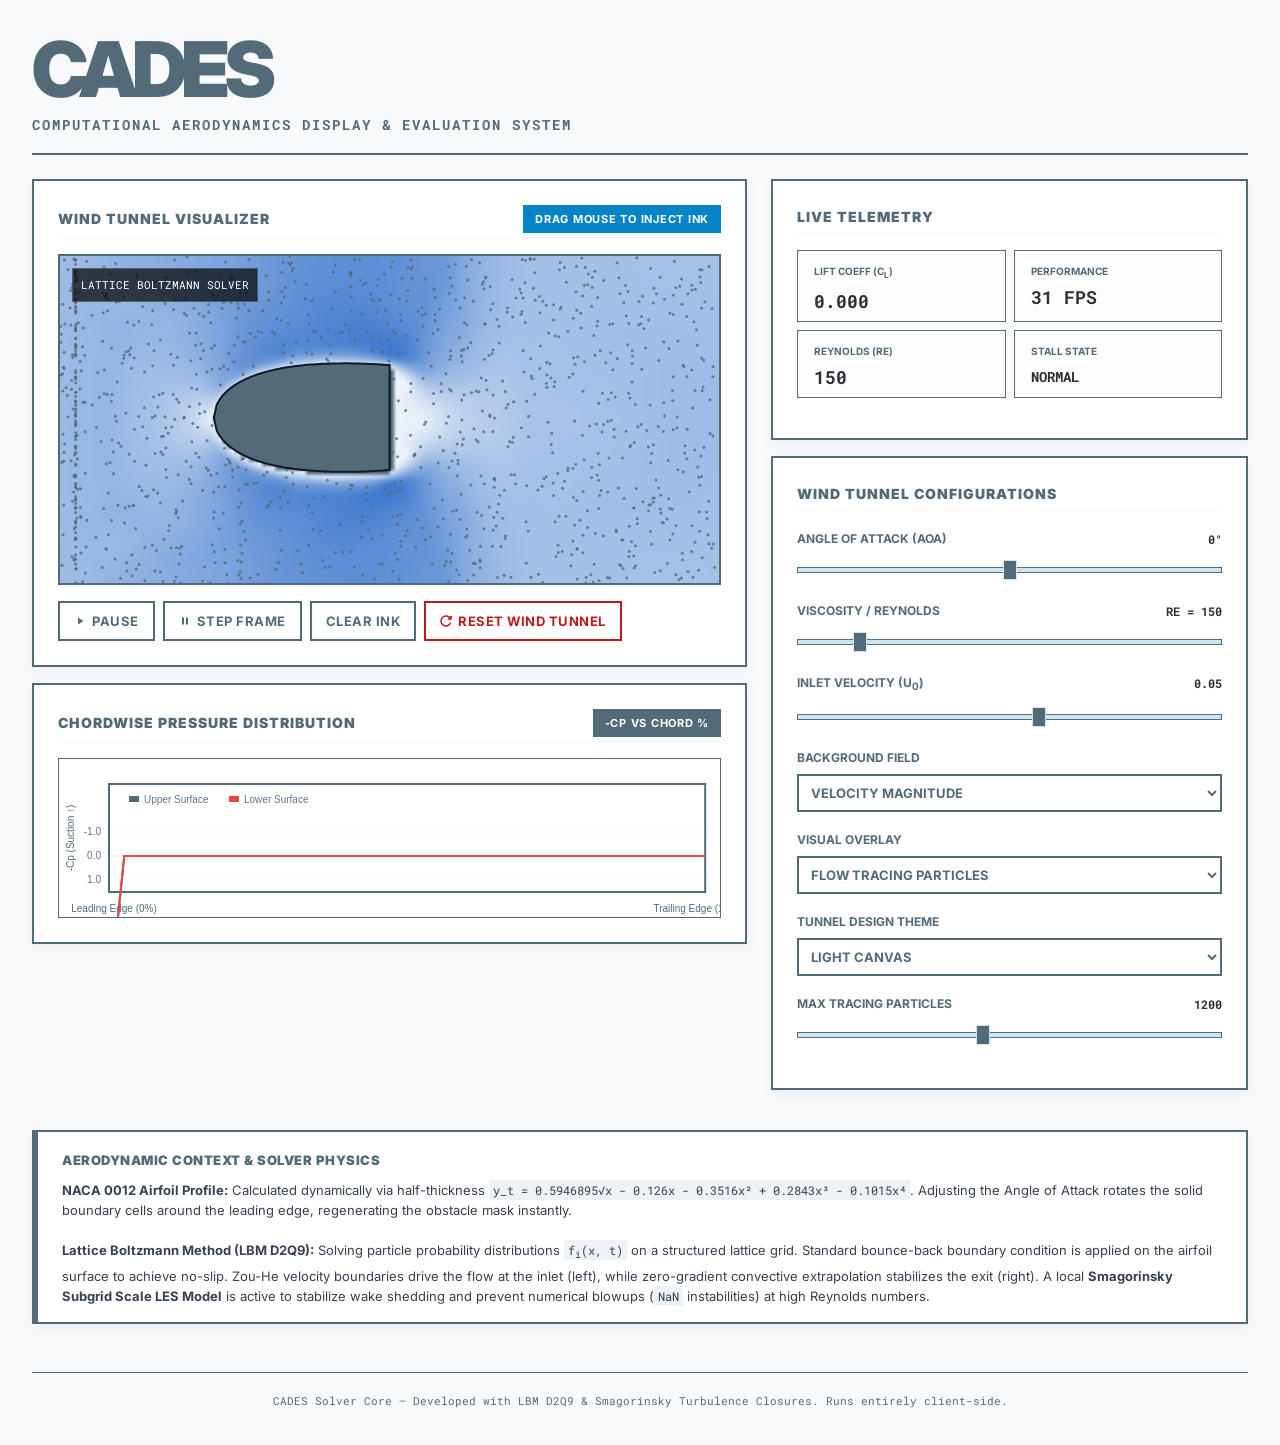
<file: index.html>
<!DOCTYPE html>
<html lang="en">
<head>
  <meta charset="UTF-8">
  <meta name="viewport" content="width=device-width, initial-scale=1.0">
  <title>CADES — Computational Aerodynamics Display & Evaluation System</title>
  
  <!-- Typography and Icons -->
  <link rel="preconnect" href="https://fonts.googleapis.com">
  <link rel="preconnect" href="https://fonts.gstatic.com" crossorigin>
  <link href="https://fonts.googleapis.com/css2?family=Inter:wght@400;500;700;900&family=Roboto+Mono:wght@400;500;700&display=swap" rel="stylesheet">

  <style>
    /* ============================================================
       DESIGN TOKENS — Extracted from source site
       ============================================================ */

    /* -----------------------------------------------------------
       BRAND COLORS
       ----------------------------------------------------------- */
    :root {
      --color-primary:          #536b78;
      --color-primary-fg:       #cee5f2;
      --color-ring:             #536b78;

      /* Component-level color aliases */
      --accent:                 #2F3037;
      --accent-hover:           #40414a;
      --accent-contrast:        #ffffff;
      --border-color:           #536b78;
      --alpha-overlay:          rgba(83, 107, 120, 0.05);
    }

    /* -----------------------------------------------------------
       TYPOGRAPHY — Font stacks
       ----------------------------------------------------------- */
    :root {
      --font-sans:  Inter, "GeistSans", sans-serif;
      --font-mono:  "Roboto Mono", Menlo, Monaco, monospace;
    }

    /* -----------------------------------------------------------
       TYPOGRAPHY — Heading (h1 style)
       ----------------------------------------------------------- */
    :root {
      --heading-font-family:    var(--font-sans);
      --heading-font-size:      160px;
      --heading-font-weight:    900;
      --heading-line-height:    130px;
      --heading-letter-spacing: -6px;
      --heading-color:          rgb(83, 107, 120);   /* = #536b78 */
      --heading-text-transform: uppercase;
      --heading-margin-bottom:  32px;
    }

    /* -----------------------------------------------------------
       TYPOGRAPHY — Body
       ----------------------------------------------------------- */
    :root {
      --body-font-family:       var(--font-sans);
      --body-font-size:         16px;
      --body-font-weight:       400;
      --body-line-height:       24px;
      --body-letter-spacing:    normal;
      --body-color:             #111827; /* near-black */
      --body-text-transform:    none;
    }

    /* -----------------------------------------------------------
       COMPONENTS — Button
       ----------------------------------------------------------- */
    :root {
      --btn-font-family:        var(--font-sans);
      --btn-font-size:          13px;
      --btn-font-weight:        700;
      --btn-line-height:        20px;
      --btn-letter-spacing:     0.5px;
      --btn-text-transform:     uppercase;

      --btn-color:              rgb(83, 107, 120);   /* = #536b78 */
      --btn-bg:                 #ffffff;             /* white */
      --btn-border:             2px solid rgb(83, 107, 120);
      --btn-border-radius:      0px;
      --btn-padding:            8px 14px;
      --btn-transition:         0.15s cubic-bezier(0.4, 0, 0.2, 1);
    }

    /* -----------------------------------------------------------
       COMPONENTS — Card/Container
       ----------------------------------------------------------- */
    :root {
      --card-bg:                rgb(255, 255, 255);
      --card-border:            2px solid rgb(83, 107, 120);
      --card-border-radius:     0px;
      --card-padding:           24px;
      --card-box-shadow:        0 4px 12px rgba(0, 0, 0, 0.05);
      --card-transition:        0.2s ease-out;
    }

    /* -----------------------------------------------------------
       COMPONENTS — Badge/Label
       ----------------------------------------------------------- */
    :root {
      --badge-font-family:      var(--font-sans);
      --badge-font-size:        11px;
      --badge-font-weight:      700;
      --badge-line-height:      16px;
      --badge-letter-spacing:   0.75px;
      --badge-text-transform:   uppercase;
      
      --badge-color:            rgb(255, 255, 255);
      --badge-bg:               rgb(83, 107, 120);
      --badge-padding:          6px 12px;
      --badge-border-radius:    0px;
    }

    /* -----------------------------------------------------------
       COMPONENTS — Banner/Alert
       ----------------------------------------------------------- */
    :root {
      --banner-bg:              rgb(255, 255, 255);
      --banner-border-left:     4px solid rgb(83, 107, 120);
      --banner-padding:         16px 24px;
      --banner-margin-top:      24px;
      --banner-margin-bottom:   24px;
      --banner-border-radius:   0px;
    }

    /* -----------------------------------------------------------
       LAYOUT — Spacing Scale
       ----------------------------------------------------------- */
    :root {
      --spacing-xs:    4px;
      --spacing-sm:    8px;
      --spacing-md:    16px;
      --spacing-lg:    24px;
      --spacing-xl:    32px;
      --spacing-2xl:   48px;
      --spacing-3xl:   64px;
    }

    /* -----------------------------------------------------------
       SHIMMER ANIMATION (hover effect)
       ----------------------------------------------------------- */
    :root {
      --shimmer-hover-transform:       skew(-45deg) translateX(600%);
      --shimmer-hover-after-transform: skewX(45deg) translateX(-150%);
    }

    /* -----------------------------------------------------------
       SEMANTIC SHORTCUTS
       ----------------------------------------------------------- */
    :root {
      --surface-bg:     #ffffff;
      --text-default:   #111827;
      --text-brand:     #536b78;
      --radius:         0px;            /* sharp corners everywhere */
    }

    /* ============================================================
       BASE STYLES
       ============================================================ */
    * {
      box-sizing: border-box;
      margin: 0;
      padding: 0;
    }

    body {
      font-family: var(--body-font-family);
      font-size: var(--body-font-size);
      font-weight: var(--body-font-weight);
      line-height: var(--body-line-height);
      color: var(--body-color);
      background-color: #f7f9fb;
      padding: var(--spacing-xl);
      min-height: 100vh;
    }

    /* ============================================================
       TYPOGRAPHY STYLES
       ============================================================ */
    .title-container {
      display: flex;
      flex-direction: column;
      margin-bottom: var(--spacing-lg);
      border-bottom: 2px solid var(--color-primary);
      padding-bottom: var(--spacing-md);
    }

    .main-heading {
      font-family: var(--heading-font-family);
      font-size: clamp(48px, 6vw, var(--heading-font-size));
      font-weight: var(--heading-font-weight);
      line-height: clamp(48px, 6vw, var(--heading-line-height));
      letter-spacing: var(--heading-letter-spacing);
      color: var(--heading-color);
      text-transform: var(--heading-text-transform);
      margin: 0;
    }

    .sub-heading {
      font-family: var(--font-mono);
      font-size: 14px;
      font-weight: 700;
      letter-spacing: 2px;
      color: var(--color-primary);
      text-transform: uppercase;
      margin-top: var(--spacing-xs);
    }

    /* ============================================================
       GRID SYSTEM
       ============================================================ */
    .dashboard-grid {
      display: grid;
      grid-template-columns: 1fr;
      gap: var(--spacing-lg);
    }

    @media (min-width: 1024px) {
      .dashboard-grid {
        grid-template-columns: 3fr 2fr;
      }
    }

    /* ============================================================
       CARD STYLES
       ============================================================ */
    .card {
      background: var(--card-bg);
      border: var(--card-border);
      border-radius: var(--card-border-radius);
      padding: var(--card-padding);
      box-shadow: var(--card-box-shadow);
      transition: var(--card-transition);
      margin-bottom: var(--spacing-md);
      position: relative;
    }

    .card-title {
      font-family: var(--font-sans);
      font-size: 14px;
      font-weight: 900;
      text-transform: uppercase;
      letter-spacing: 1px;
      color: var(--color-primary);
      border-bottom: 1px solid var(--alpha-overlay);
      padding-bottom: var(--spacing-xs);
      margin-bottom: var(--spacing-md);
      display: flex;
      justify-content: space-between;
      align-items: center;
    }

    /* ============================================================
       CANVAS CONTAINER
       ============================================================ */
    .canvas-container {
      position: relative;
      width: 100%;
      background: #000;
      border: 2px solid var(--color-primary);
      overflow: hidden;
      aspect-ratio: 2 / 1;
    }

    .canvas-container canvas {
      display: block;
      width: 100%;
      height: 100%;
      image-rendering: pixelated;
    }

    .canvas-overlay-indicator {
      position: absolute;
      top: 12px;
      left: 12px;
      background: rgba(0, 0, 0, 0.7);
      color: #fff;
      font-family: var(--font-mono);
      font-size: 11px;
      padding: 4px 8px;
      border: 1px solid rgba(255, 255, 255, 0.2);
      pointer-events: none;
    }

    /* ============================================================
       BUTTONS
       ============================================================ */
    button {
      font-family: var(--btn-font-family);
      font-size: var(--btn-font-size);
      font-weight: var(--btn-font-weight);
      line-height: var(--btn-line-height);
      letter-spacing: var(--btn-letter-spacing);
      text-transform: var(--btn-text-transform);
      color: var(--btn-color);
      background: var(--btn-bg);
      border: var(--btn-border);
      border-radius: var(--btn-border-radius);
      padding: var(--btn-padding);
      transition: var(--btn-transition);
      cursor: pointer;
      position: relative;
      overflow: hidden;
      display: inline-flex;
      align-items: center;
      justify-content: center;
      gap: 6px;
    }

    button:hover {
      background: var(--color-primary);
      color: var(--color-primary-fg);
    }

    button:active {
      transform: translateY(1px);
    }

    /* Shimmer effect helper */
    .shimmer-btn::after {
      content: '';
      position: absolute;
      top: 0;
      left: 0;
      width: 100%;
      height: 100%;
      background: linear-gradient(
        90deg,
        transparent,
        rgba(255, 255, 255, 0.3),
        transparent
      );
      transform: var(--shimmer-hover-after-transform);
      transition: 0.5s;
    }

    .shimmer-btn:hover::after {
      transform: var(--shimmer-hover-transform);
    }

    .control-actions {
      display: flex;
      flex-wrap: wrap;
      gap: var(--spacing-sm);
      margin-top: var(--spacing-md);
    }

    .btn-danger {
      --btn-color: #b91c1c;
      --btn-border: 2px solid #b91c1c;
    }
    .btn-danger:hover {
      background: #b91c1c;
      color: #ffffff;
    }

    /* ============================================================
       FORM CONTROLS & SLIDERS
       ============================================================ */
    .form-group {
      margin-bottom: var(--spacing-md);
    }

    .label-row {
      display: flex;
      justify-content: space-between;
      font-size: 12px;
      font-weight: 700;
      text-transform: uppercase;
      color: var(--color-primary);
      margin-bottom: 4px;
    }

    .label-val {
      font-family: var(--font-mono);
      color: var(--accent);
    }

    input[type="range"] {
      -webkit-appearance: none;
      width: 100%;
      height: 6px;
      background: #cee5f2;
      border: 1px solid #536b78;
      outline: none;
      margin: 10px 0;
    }

    input[type="range"]::-webkit-slider-thumb {
      -webkit-appearance: none;
      appearance: none;
      width: 14px;
      height: 20px;
      background: #536b78;
      cursor: pointer;
      border-radius: 0px;
      border: 1px solid #cee5f2;
    }

    input[type="range"]::-moz-range-thumb {
      width: 14px;
      height: 20px;
      background: #536b78;
      cursor: pointer;
      border-radius: 0px;
      border: 1px solid #cee5f2;
    }

    select {
      width: 100%;
      background: #ffffff;
      border: 2px solid var(--color-primary);
      border-radius: 0px;
      padding: var(--spacing-sm);
      font-family: var(--font-sans);
      font-size: 13px;
      font-weight: 700;
      color: var(--color-primary);
      outline: none;
      cursor: pointer;
      text-transform: uppercase;
    }

    select:focus {
      border-color: var(--accent);
    }

    /* ============================================================
       TELEMETRY & STATS
       ============================================================ */
    .stats-grid {
      display: grid;
      grid-template-columns: repeat(2, 1fr);
      gap: var(--spacing-sm);
      margin-bottom: var(--spacing-md);
    }

    @media (min-width: 640px) {
      .stats-grid {
        grid-template-columns: repeat(4, 1fr);
      }
      .sidebar-column .stats-grid {
        grid-template-columns: repeat(2, 1fr);
      }
    }

    .stat-box {
      border: 1px solid var(--color-primary);
      padding: var(--spacing-sm) var(--spacing-md);
      background: #fdfdfd;
      text-align: left;
    }

    .stat-label {
      font-size: 10px;
      font-weight: 700;
      text-transform: uppercase;
      color: var(--color-primary);
      margin-bottom: 2px;
    }

    .stat-value {
      font-family: var(--font-mono);
      font-size: 18px;
      font-weight: 700;
      color: var(--accent);
    }

    .stall-warning {
      background: #fee2e2 !important;
      border-color: #ef4444 !important;
    }
    .stall-warning .stat-label {
      color: #b91c1c;
    }
    .stall-warning .stat-value {
      color: #b91c1c;
    }

    /* ============================================================
       LIVE Cp PLOT CANVAS
       ============================================================ */
    .cp-plot-container {
      width: 100%;
      height: 160px;
      background: #ffffff;
      border: 1px solid var(--color-primary);
      position: relative;
    }

    .cp-plot-container canvas {
      width: 100%;
      height: 100%;
    }

    /* ============================================================
       BANNER & ALERTS
       ============================================================ */
    .banner {
      background: var(--banner-bg);
      border-left: var(--banner-border-left);
      padding: var(--banner-padding);
      margin-top: var(--banner-margin-top);
      margin-bottom: var(--banner-margin-bottom);
      border-radius: var(--banner-border-radius);
      box-shadow: var(--card-box-shadow);
      border: 2px solid var(--color-primary);
      border-left-width: 6px;
    }

    .banner-title {
      font-size: 13px;
      font-weight: 900;
      text-transform: uppercase;
      letter-spacing: 0.5px;
      color: var(--color-primary);
      margin-bottom: var(--spacing-sm);
    }

    .banner-content {
      font-size: 13px;
      color: #374151;
      line-height: 20px;
    }

    .banner-content code {
      font-family: var(--font-mono);
      background: #eef2f6;
      padding: 2px 4px;
      font-size: 12px;
    }

    /* ============================================================
       FOOTER
       ============================================================ */
    footer {
      text-align: center;
      margin-top: var(--spacing-2xl);
      font-family: var(--font-mono);
      font-size: 11px;
      color: var(--color-primary);
      border-top: 1px solid var(--color-primary);
      padding-top: var(--spacing-md);
    }

    /* ============================================================
       BADGES
       ============================================================ */
    .badge {
      font-family: var(--badge-font-family);
      font-size: var(--badge-font-size);
      font-weight: var(--badge-font-weight);
      line-height: var(--badge-line-height);
      letter-spacing: var(--badge-letter-spacing);
      text-transform: var(--badge-text-transform);
      color: var(--badge-color);
      background: var(--badge-bg);
      padding: var(--badge-padding);
      border-radius: var(--badge-border-radius);
      display: inline-block;
    }

    /* Interactive Instruction Badge */
    .badge-interactive {
      background: #0284c7;
      animation: pulse 2s infinite;
    }

    @keyframes pulse {
      0% { opacity: 0.9; }
      50% { opacity: 1; transform: scale(1.02); }
      100% { opacity: 0.9; }
    }
  </style>
</head>
<body>

  <!-- Header -->
  <div class="title-container">
    <h1 class="main-heading">CADES</h1>
    <div class="sub-heading">Computational Aerodynamics Display &amp; Evaluation System</div>
  </div>

  <!-- Dashboard -->
  <div class="dashboard-grid">

    <!-- Left Column: Simulation & Telemetry Graph -->
    <div class="main-column">
      
      <!-- Simulation Card -->
      <div class="card">
        <div class="card-title">
          <span>Wind Tunnel Visualizer</span>
          <span class="badge badge-interactive">Drag Mouse to Inject Ink</span>
        </div>
        
        <div class="canvas-container" id="canvas-wrapper">
          <canvas id="simCanvas"></canvas>
          <div class="canvas-overlay-indicator" id="theme-indicator">LATTICE BOLTZMANN SOLVER</div>
        </div>

        <!-- Playback controls -->
        <div class="control-actions">
          <button id="btn-play-pause" class="shimmer-btn">
            <svg width="12" height="12" viewBox="0 0 24 24" fill="currentColor"><path d="M8 5v14l11-7z"/></svg>
            <span>Pause</span>
          </button>
          <button id="btn-step" class="shimmer-btn">
            <svg width="12" height="12" viewBox="0 0 24 24" fill="currentColor"><path d="M6 19h4V5H6v14zm8-14v14h4V5h-4z"/></svg>
            <span>Step Frame</span>
          </button>
          <button id="btn-reset-particles" class="shimmer-btn">
            <span>Clear Ink</span>
          </button>
          <button id="btn-reset" class="shimmer-btn btn-danger">
            <svg width="12" height="12" viewBox="0 0 24 24" fill="none" stroke="currentColor" stroke-width="3"><path d="M21.5 2v6h-6M21.34 15.57a10 10 0 1 1-.57-8.38l5.67-5.67"/></svg>
            <span>Reset Wind Tunnel</span>
          </button>
        </div>
      </div>

      <!-- Live Cp Plot Card -->
      <div class="card">
        <div class="card-title">
          <span>Chordwise Pressure Distribution</span>
          <span class="badge" style="background:#536b78;">-Cp vs Chord %</span>
        </div>
        <div class="cp-plot-container">
          <canvas id="cpCanvas"></canvas>
        </div>
      </div>

    </div>

    <!-- Right Column: Sidebar Controls & Metrics -->
    <div class="sidebar-column">

      <!-- Real-Time Metrics -->
      <div class="card">
        <div class="card-title">Live Telemetry</div>
        <div class="stats-grid">
          <div class="stat-box" id="lift-box">
            <div class="stat-label">Lift Coeff (C<sub>l</sub>)</div>
            <div class="stat-value" id="val-cl">0.00</div>
          </div>
          <div class="stat-box">
            <div class="stat-label">Performance</div>
            <div class="stat-value" id="val-fps">00 FPS</div>
          </div>
          <div class="stat-box">
            <div class="stat-label">Reynolds (Re)</div>
            <div class="stat-value" id="val-re">150</div>
          </div>
          <div class="stat-box">
            <div class="stat-label">Stall State</div>
            <div class="stat-value" id="val-stall" style="font-size: 14px; text-transform: uppercase;">Normal</div>
          </div>
        </div>
      </div>

      <!-- Parameters Card -->
      <div class="card">
        <div class="card-title">Wind Tunnel Configurations</div>
        
        <!-- AoA Slider -->
        <div class="form-group">
          <div class="label-row">
            <span>Angle of Attack (AoA)</span>
            <span class="label-val" id="lbl-aoa">0°</span>
          </div>
          <input type="range" id="slide-aoa" min="-20" max="20" value="0" step="1">
        </div>

        <!-- Reynolds Slider -->
        <div class="form-group">
          <div class="label-row">
            <span>Viscosity / Reynolds</span>
            <span class="label-val" id="lbl-re">Re = 150</span>
          </div>
          <input type="range" id="slide-re" min="50" max="800" value="150" step="10">
        </div>

        <!-- Velocity Slider -->
        <div class="form-group">
          <div class="label-row">
            <span>Inlet Velocity (u<sub>0</sub>)</span>
            <span class="label-val" id="lbl-u0">0.05</span>
          </div>
          <input type="range" id="slide-u0" min="0.01" max="0.08" value="0.05" step="0.005">
        </div>

        <!-- Visualizers configuration -->
        <div class="form-group">
          <div class="label-row">Background Field</div>
          <select id="select-bg-field">
            <option value="velocity" selected>Velocity Magnitude</option>
            <option value="pressure">Pressure Distribution</option>
            <option value="vorticity">Vorticity Field (Wake Shedding)</option>
            <option value="none">None (Clean Background)</option>
          </select>
        </div>

        <div class="form-group">
          <div class="label-row">Visual Overlay</div>
          <select id="select-overlay">
            <option value="particles" selected>Flow Tracing Particles</option>
            <option value="streamlines">Static Streamlines</option>
            <option value="none">None</option>
          </select>
        </div>

        <div class="form-group">
          <div class="label-row">Tunnel Design theme</div>
          <select id="select-theme">
            <option value="light" selected>Light Canvas</option>
            <option value="dark">Dark Canvas</option>
          </select>
        </div>

        <!-- Tracing details -->
        <div class="form-group" id="group-particles">
          <div class="label-row">
            <span>Max Tracing Particles</span>
            <span class="label-val" id="lbl-particles">1200</span>
          </div>
          <input type="range" id="slide-particles" min="200" max="2500" value="1200" step="100">
        </div>

      </div>

    </div>

  </div>

  <!-- Banner / Physics Note -->
  <div class="banner">
    <div class="banner-title">Aerodynamic Context & Solver Physics</div>
    <div class="banner-content">
      <strong>NACA 0012 Airfoil Profile:</strong> Calculated dynamically via half-thickness 
      <code>y_t = 0.5946895√x - 0.126x - 0.3516x² + 0.2843x³ - 0.1015x⁴</code>. Adjusting the Angle of Attack rotates the 
      solid boundary cells around the leading edge, regenerating the obstacle mask instantly.<br><br>
      <strong>Lattice Boltzmann Method (LBM D2Q9):</strong> Solving particle probability distributions 
      <code>f<sub>i</sub>(x, t)</code> on a structured lattice grid. Standard bounce-back boundary condition is 
      applied on the airfoil surface to achieve no-slip. Zou-He velocity boundaries drive the flow at the inlet (left), 
      while zero-gradient convective extrapolation stabilizes the exit (right). A local <strong>Smagorinsky Subgrid Scale LES Model</strong> 
      is active to stabilize wake shedding and prevent numerical blowups (<code>NaN</code> instabilities) at high Reynolds numbers.
    </div>
  </div>

  <footer>
    CADES Solver Core — Developed with LBM D2Q9 & Smagorinsky Turbulence Closures. Runs entirely client-side.
  </footer>

  <!-- ============================================================
       SIMULATION ENGINE LOGIC
       ============================================================ */ -->
  <script>
    // Grid dimensions
    const Nx = 150;
    const Ny = 75;
    const numCells = Nx * Ny;

    // Simulation settings & parameters (isolated state)
    let aoa = 0;           // Angle of Attack (degrees)
    let Re = 150;          // Reynolds number
    let u0 = 0.05;         // Inlet velocity
    let isPaused = false;
    let bgFieldType = 'velocity'; // velocity, pressure, vorticity, none
    let overlayType = 'particles';  // particles, streamlines, none
    let canvasTheme = 'light';    // light, dark
    let maxParticles = 1200;

    // Derived solver values
    const chord = 40;       // Airfoil chord length in lattice units
    const xc = 35;          // Airfoil leading edge x-coordinate
    const yc = Math.floor(Ny / 2); // Airfoil leading edge y-coordinate
    let viscosity = (u0 * chord) / Re;
    let tau = 3.0 * viscosity + 0.5;

    // D2Q9 Weights and velocities
    const w = new Float32Array([4/9, 1/9, 1/9, 1/9, 1/9, 1/36, 1/36, 1/36, 1/36]);
    const cx = new Int32Array([0, 1, 0, -1, 0, 1, -1, -1, 1]);
    const cy = new Int32Array([0, 0, 1, 0, -1, 1, 1, -1, -1]);
    const opp = new Int32Array([0, 3, 4, 1, 2, 7, 8, 5, 6]);

    // Solver double-buffers
    let f0 = new Float32Array(numCells);
    let f1 = new Float32Array(numCells);
    let f2 = new Float32Array(numCells);
    let f3 = new Float32Array(numCells);
    let f4 = new Float32Array(numCells);
    let f5 = new Float32Array(numCells);
    let f6 = new Float32Array(numCells);
    let f7 = new Float32Array(numCells);
    let f8 = new Float32Array(numCells);

    let f0_new = new Float32Array(numCells);
    let f1_new = new Float32Array(numCells);
    let f2_new = new Float32Array(numCells);
    let f3_new = new Float32Array(numCells);
    let f4_new = new Float32Array(numCells);
    let f5_new = new Float32Array(numCells);
    let f6_new = new Float32Array(numCells);
    let f7_new = new Float32Array(numCells);
    let f8_new = new Float32Array(numCells);

    // Macroscopic grids
    const u_x_grid = new Float32Array(numCells);
    const u_y_grid = new Float32Array(numCells);
    const rho_grid = new Float32Array(numCells);
    const solid = new Uint8Array(numCells);

    // Tracing particles
    const maxParticlesLimit = 2500;
    const p_x = new Float32Array(maxParticlesLimit);
    const p_y = new Float32Array(maxParticlesLimit);
    const p_life = new Float32Array(maxParticlesLimit);

    // Live color LUTs (precomputed 32-bit pixel data)
    let velocityLUT = new Uint32Array(256);
    let pressureLUT = new Uint32Array(256);
    let vorticityLUT = new Uint32Array(256);

    // HTML Elements
    const canvas = document.getElementById('simCanvas');
    const ctx = canvas.getContext('2d');
    const cpCanvas = document.getElementById('cpCanvas');
    const cpCtx = cpCanvas.getContext('2d');

    // Setup high-DPI scaling for canvases
    function setupCanvasDPI(c) {
      const rect = c.getBoundingClientRect();
      const dpi = window.devicePixelRatio || 1;
      c.width = rect.width * dpi;
      c.height = rect.height * dpi;
      const context = c.getContext('2d');
      context.scale(dpi, dpi);
      return { width: rect.width, height: rect.height };
    }

    let simSize = setupCanvasDPI(canvas);
    let cpSize = setupCanvasDPI(cpCanvas);

    window.addEventListener('resize', () => {
      simSize = setupCanvasDPI(canvas);
      cpSize = setupCanvasDPI(cpCanvas);
    });

    // Offscreen LBM pixel buffer
    const offscreenCanvas = document.createElement('canvas');
    offscreenCanvas.width = Nx;
    offscreenCanvas.height = Ny;
    const offCtx = offscreenCanvas.getContext('2d');
    const offImg = offCtx.createImageData(Nx, Ny);
    const offBuf = new ArrayBuffer(Nx * Ny * 4);
    const offBuf8 = new Uint8ClampedArray(offBuf);
    const offBuf32 = new Uint32Array(offBuf);

    // ============================================================
    // AIRFOIL GEOMETRY
    // ============================================================
    function updateSolidMask() {
      solid.fill(0);
      const rad = (aoa * Math.PI) / 180;
      const cosA = Math.cos(rad);
      const sinA = Math.sin(rad);

      for (let y = 0; y < Ny; y++) {
        for (let x = 0; x < Nx; x++) {
          const dx = x - xc;
          const dy = y - yc;

          // Rotate coordinate system back to airfoil frame
          const rx = dx * cosA + dy * sinA;
          const ry = -dx * sinA + dy * cosA;

          if (rx >= 0 && rx <= chord) {
            const xNorm = rx / chord;
            // NACA 0012 Symmetrical half-thickness equation
            const yt = chord * (
              0.5946895 * Math.sqrt(xNorm) -
              0.126 * xNorm -
              0.3516 * xNorm * xNorm +
              0.2843 * xNorm * xNorm * xNorm -
              0.1015 * xNorm * xNorm * xNorm * xNorm
            );
            if (Math.abs(ry) <= yt) {
              solid[y * Nx + x] = 1;
            }
          }
        }
      }
    }

    // ============================================================
    // COLOR PALETTES (LUT PRE-CALCULATIONS)
    // ============================================================
    function generateLUTs() {
      // Helper function to generate Hex colors in Little Endian (ABGR)
      function rgbTo32(r, g, b, a = 255) {
        return (a << 24) | (b << 16) | (g << 8) | r;
      }

      for (let i = 0; i < 256; i++) {
        const t = i / 255;
        
        // 1. Velocity Heatmap (Cool to Hot)
        if (canvasTheme === 'light') {
          // Light background style: White/Grey -> Teal -> Blue -> Indigo
          const r = Math.round(240 - 200 * t);
          const g = Math.round(245 - 140 * t);
          const b = Math.round(250 - 50 * t);
          velocityLUT[i] = rgbTo32(r, g, b);
        } else {
          // Dark theme: Dark Blue -> Cyan -> Green -> Yellow -> Red
          let r = 0, g = 0, b = 0;
          if (t < 0.25) {
            b = Math.round(t * 4 * 255);
          } else if (t < 0.5) {
            g = Math.round((t - 0.25) * 4 * 255);
            b = 255;
          } else if (t < 0.75) {
            r = Math.round((t - 0.5) * 4 * 255);
            g = 255;
            b = Math.round((0.75 - t) * 4 * 255);
          } else {
            r = 255;
            g = Math.round((1.0 - t) * 4 * 255);
          }
          velocityLUT[i] = rgbTo32(r, g, b);
        }

        // 2. Pressure (Diverging: Low=Blue, Mid=Neutral, High=Red)
        if (canvasTheme === 'light') {
          // Light: Deep Blue -> Light Blue/Grey -> Deep Red
          if (t < 0.5) {
            const nt = t * 2;
            const r = Math.round(30 + 215 * nt);
            const g = Math.round(58 + 187 * nt);
            const b = Math.round(138 + 112 * nt);
            pressureLUT[i] = rgbTo32(r, g, b);
          } else {
            const nt = (t - 0.5) * 2;
            const r = Math.round(245 + 10 * nt);
            const g = Math.round(245 - 200 * nt);
            const b = Math.round(250 - 210 * nt);
            pressureLUT[i] = rgbTo32(r, g, b);
          }
        } else {
          // Dark: Blue -> Dark Indigo -> Red
          if (t < 0.5) {
            const nt = t * 2;
            const r = Math.round(30 * (1 - nt));
            const g = Math.round(58 * (1 - nt));
            const b = Math.round(255 - 230 * nt);
            pressureLUT[i] = rgbTo32(r, g, b);
          } else {
            const nt = (t - 0.5) * 2;
            const r = Math.round(25 + 230 * nt);
            const g = 10;
            const b = Math.round(25 * (1 - nt));
            pressureLUT[i] = rgbTo32(r, g, b);
          }
        }

        // 3. Vorticity (Diverging: Negative=Cyan/Blue, Mid=Neutral, Positive=Orange/Red)
        if (canvasTheme === 'light') {
          // Light theme
          if (t < 0.5) {
            const nt = t * 2; // 0 to 1
            const r = Math.round(2 + 240 * nt);
            const g = Math.round(132 + 113 * nt);
            const b = Math.round(199 + 51 * nt);
            vorticityLUT[i] = rgbTo32(r, g, b);
          } else {
            const nt = (t - 0.5) * 2; // 0 to 1
            const r = Math.round(242 + 13 * nt);
            const g = Math.round(245 - 188 * nt);
            const b = Math.round(250 - 220 * nt);
            vorticityLUT[i] = rgbTo32(r, g, b);
          }
        } else {
          // Dark theme
          if (t < 0.5) {
            const nt = t * 2;
            const r = 0;
            const g = Math.round(130 * nt);
            const b = Math.round(100 + 155 * nt);
            vorticityLUT[i] = rgbTo32(r, g, b);
          } else {
            const nt = (t - 0.5) * 2;
            const r = Math.round(100 + 155 * nt);
            const g = Math.round(130 * (1 - nt));
            const b = 0;
            vorticityLUT[i] = rgbTo32(r, g, b);
          }
        }
      }
    }

    // ============================================================
    // SOLVER INITIALIZATION & RESET
    // ============================================================
    function initSimulation() {
      // Re-evaluate parameters
      viscosity = (u0 * chord) / Re;
      tau = 3.0 * viscosity + 0.5;
      
      updateSolidMask();
      generateLUTs();

      // Set initial state
      for (let y = 0; y < Ny; y++) {
        for (let x = 0; x < Nx; x++) {
          const idx = y * Nx + x;
          const rho = 1.0;
          const ux = solid[idx] ? 0.0 : u0;
          const uy = 0.0;

          u_x_grid[idx] = ux;
          u_y_grid[idx] = uy;
          rho_grid[idx] = rho;

          // Equilibrium distributions
          const u2 = ux * ux + uy * uy;
          const u2_15 = 1.5 * u2;
          const ux3 = 3.0 * ux;
          const uy3 = 3.0 * uy;

          f0[idx] = f0_new[idx] = (4/9) * rho * (1 - u2_15);
          f1[idx] = f1_new[idx] = (1/9) * rho * (1 + ux3 + 4.5 * ux * ux - u2_15);
          f2[idx] = f2_new[idx] = (1/9) * rho * (1 + uy3 + 4.5 * uy * uy - u2_15);
          f3[idx] = f3_new[idx] = (1/9) * rho * (1 - ux3 + 4.5 * ux * ux - u2_15);
          f4[idx] = f4_new[idx] = (1/9) * rho * (1 - uy3 + 4.5 * uy * uy - u2_15);

          const u_plus = ux + uy;
          const u_minus = -ux + uy;
          f5[idx] = f5_new[idx] = (1/36) * rho * (1 + 3 * u_plus + 4.5 * u_plus * u_plus - u2_15);
          f6[idx] = f6_new[idx] = (1/36) * rho * (1 + 3 * u_minus + 4.5 * u_minus * u_minus - u2_15);
          f7[idx] = f7_new[idx] = (1/36) * rho * (1 - 3 * u_plus + 4.5 * u_plus * u_plus - u2_15);
          f8[idx] = f8_new[idx] = (1/36) * rho * (1 - 3 * u_minus + 4.5 * u_minus * u_minus - u2_15);
        }
      }

      initParticles();
    }

    function initParticles() {
      for (let p = 0; p < maxParticlesLimit; p++) {
        p_x[p] = Math.random() * Nx;
        p_y[p] = Math.random() * Ny;
        p_life[p] = Math.random(); // Randomized decay state
      }
    }

    // ============================================================
    // SOLVER INNER STEP (LBM CONCURRENCY SAFE)
    // ============================================================
    function solverStep() {
      // Numerical clamp boundaries to prevent divergence
      const minRho = 0.2;
      const maxRho = 2.0;
      const maxVel = 0.25;

      // Smagorinsky Subgrid Turbulence closure constant
      const Cs = 0.15;
      const Cs_sq_18_sqrt2 = 18.0 * Cs * Cs * Math.sqrt(2.0);

      for (let y = 0; y < Ny; y++) {
        for (let x = 0; x < Nx; x++) {
          const idx = y * Nx + x;

          if (solid[idx]) {
            continue;
          }

          const f0_val = f0[idx];
          const f1_val = f1[idx];
          const f2_val = f2[idx];
          const f3_val = f3[idx];
          const f4_val = f4[idx];
          const f5_val = f5[idx];
          const f6_val = f6[idx];
          const f7_val = f7[idx];
          const f8_val = f8[idx];

          // Compute density
          let rho = f0_val + f1_val + f2_val + f3_val + f4_val + f5_val + f6_val + f7_val + f8_val;
          if (rho < minRho) rho = minRho; else if (rho > maxRho) rho = maxRho;

          // Compute velocity
          let ux = (f1_val - f3_val + f5_val - f6_val - f7_val + f8_val) / rho;
          let uy = (f2_val - f4_val + f5_val + f6_val - f7_val - f8_val) / rho;

          // Velocity stabilizer clamps
          if (ux > maxVel) ux = maxVel; else if (ux < -maxVel) ux = -maxVel;
          if (uy > maxVel) uy = maxVel; else if (uy < -maxVel) uy = -maxVel;

          u_x_grid[idx] = ux;
          u_y_grid[idx] = uy;
          rho_grid[idx] = rho;

          // Equilibrium calculations
          const u2 = ux * ux + uy * uy;
          const u2_15 = 1.5 * u2;
          const ux3 = 3.0 * ux;
          const uy3 = 3.0 * uy;

          const f0_eq = (4.0/9.0) * rho * (1.0 - u2_15);
          const f1_eq = (1.0/9.0) * rho * (1.0 + ux3 + 4.5 * ux * ux - u2_15);
          const f2_eq = (1.0/9.0) * rho * (1.0 + uy3 + 4.5 * uy * uy - u2_15);
          const f3_eq = (1.0/9.0) * rho * (1.0 - ux3 + 4.5 * ux * ux - u2_15);
          const f4_eq = (1.0/9.0) * rho * (1.0 - uy3 + 4.5 * uy * uy - u2_15);

          const u_plus = ux + uy;
          const u_minus = -ux + uy;
          const f5_eq = (1.0/36.0) * rho * (1.0 + 3.0 * u_plus + 4.5 * u_plus * u_plus - u2_15);
          const f6_eq = (1.0/36.0) * rho * (1.0 + 3.0 * u_minus + 4.5 * u_minus * u_minus - u2_15);
          const f7_eq = (1.0/36.0) * rho * (1.0 - 3.0 * u_plus + 4.5 * u_plus * u_plus - u2_15);
          const f8_eq = (1.0/36.0) * rho * (1.0 - 3.0 * u_minus + 4.5 * u_minus * u_minus - u2_15);

          // Smagorinsky Non-Equilibrium Strain tensor calculation
          const q0 = f0_val - f0_eq;
          const q1 = f1_val - f1_eq;
          const q2 = f2_val - f2_eq;
          const q3 = f3_val - f3_eq;
          const q4 = f4_val - f4_eq;
          const q5 = f5_val - f5_eq;
          const q6 = f6_val - f6_eq;
          const q7 = f7_val - f7_eq;
          const q8 = f8_val - f8_eq;

          const Qxx = q1 + q3 + q5 + q6 + q7 + q8;
          const Qyy = q2 + q4 + q5 + q6 + q7 + q8;
          const Qxy = q5 - q6 + q7 - q8;
          const Q_norm = Math.sqrt(Qxx*Qxx + Qyy*Qyy + 2.0 * Qxy*Qxy);

          // Dynamic localized relaxation time (stabilizes subgrid structures)
          const tau_local = tau + 0.5 * (Math.sqrt(tau*tau + Cs_sq_18_sqrt2 * Q_norm / rho) - tau);
          const omega_local = 1.0 / tau_local;

          // Collision outputs (Post-collision distribution functions)
          const f0_star = f0_val + omega_local * (f0_eq - f0_val);
          const f1_star = f1_val + omega_local * (f1_eq - f1_val);
          const f2_star = f2_val + omega_local * (f2_eq - f2_val);
          const f3_star = f3_val + omega_local * (f3_eq - f3_val);
          const f4_star = f4_val + omega_local * (f4_eq - f4_val);
          const f5_star = f5_val + omega_local * (f5_eq - f5_val);
          const f6_star = f6_val + omega_local * (f6_eq - f6_val);
          const f7_star = f7_val + omega_local * (f7_eq - f7_val);
          const f8_star = f8_val + omega_local * (f8_eq - f8_val);

          // Streaming & Obstacle Bounce-Back
          // Direction 0 (Stationary)
          f0_new[idx] = f0_star;

          // Direction 1 (+x)
          let nx = x + 1;
          let ny = y;
          if (nx < Nx) {
            const n_idx = ny * Nx + nx;
            if (solid[n_idx]) f3_new[idx] = f1_star; else f1_new[n_idx] = f1_star;
          }

          // Direction 2 (+y)
          nx = x;
          ny = (y + 1) % Ny;
          {
            const n_idx = ny * Nx + nx;
            if (solid[n_idx]) f4_new[idx] = f2_star; else f2_new[n_idx] = f2_star;
          }

          // Direction 3 (-x)
          nx = x - 1;
          ny = y;
          if (nx >= 0) {
            const n_idx = ny * Nx + nx;
            if (solid[n_idx]) f1_new[idx] = f3_star; else f3_new[n_idx] = f3_star;
          }

          // Direction 4 (-y)
          nx = x;
          ny = (y - 1 + Ny) % Ny;
          {
            const n_idx = ny * Nx + nx;
            if (solid[n_idx]) f2_new[idx] = f4_star; else f4_new[n_idx] = f4_star;
          }

          // Direction 5 (+x, +y)
          nx = x + 1;
          ny = (y + 1) % Ny;
          if (nx < Nx) {
            const n_idx = ny * Nx + nx;
            if (solid[n_idx]) f7_new[idx] = f5_star; else f5_new[n_idx] = f5_star;
          }

          // Direction 6 (-x, +y)
          nx = x - 1;
          ny = (y + 1) % Ny;
          if (nx >= 0) {
            const n_idx = ny * Nx + nx;
            if (solid[n_idx]) f8_new[idx] = f6_star; else f6_new[n_idx] = f6_star;
          }

          // Direction 7 (-x, -y)
          nx = x - 1;
          ny = (y - 1 + Ny) % Ny;
          if (nx >= 0) {
            const n_idx = ny * Nx + nx;
            if (solid[n_idx]) f5_new[idx] = f7_star; else f7_new[n_idx] = f7_star;
          }

          // Direction 8 (+x, -y)
          nx = x + 1;
          ny = (y - 1 + Ny) % Ny;
          if (nx < Nx) {
            const n_idx = ny * Nx + nx;
            if (solid[n_idx]) f6_new[idx] = f8_star; else f8_new[n_idx] = f8_star;
          }
        }
      }

      // Zou-He Velocity Inlet at x = 0
      for (let y = 0; y < Ny; y++) {
        const idx = y * Nx;
        const f0_val = f0_new[idx];
        const f2_val = f2_new[idx];
        const f4_val = f4_new[idx];
        const f3_val = f3_new[idx];
        const f6_val = f6_new[idx];
        const f7_val = f7_new[idx];

        let rho = (f0_val + f2_val + f4_val + 2.0 * (f3_val + f6_val + f7_val)) / (1.0 - u0);
        if (rho < minRho) rho = minRho; else if (rho > maxRho) rho = maxRho;

        f1_new[idx] = f3_val + (2.0/3.0) * rho * u0;
        f5_new[idx] = f7_val - 0.5 * (f2_val - f4_val) + (1.0/6.0) * rho * u0;
        f8_new[idx] = f6_val + 0.5 * (f2_val - f4_val) + (1.0/6.0) * rho * u0;
      }

      // Extrapolation Boundary Outlet at x = Nx - 1
      for (let y = 0; y < Ny; y++) {
        const idx = y * Nx + (Nx - 1);
        const idx_neighbor = y * Nx + (Nx - 2);
        f0_new[idx] = f0_new[idx_neighbor];
        f1_new[idx] = f1_new[idx_neighbor];
        f2_new[idx] = f2_new[idx_neighbor];
        f3_new[idx] = f3_new[idx_neighbor];
        f4_new[idx] = f4_new[idx_neighbor];
        f5_new[idx] = f5_new[idx_neighbor];
        f6_new[idx] = f6_new[idx_neighbor];
        f7_new[idx] = f7_new[idx_neighbor];
        f8_new[idx] = f8_new[idx_neighbor];
      }

      // Buffer swap pointers
      let temp;
      temp = f0; f0 = f0_new; f0_new = temp;
      temp = f1; f1 = f1_new; f1_new = temp;
      temp = f2; f2 = f2_new; f2_new = temp;
      temp = f3; f3 = f3_new; f3_new = temp;
      temp = f4; f4 = f4_new; f4_new = temp;
      temp = f5; f5 = f5_new; f5_new = temp;
      temp = f6; f6 = f6_new; f6_new = temp;
      temp = f7; f7 = f7_new; f7_new = temp;
      temp = f8; f8 = f8_new; f8_new = temp;

      // Numerical sanity check (auto-reset on divergence)
      if (isNaN(f0[0])) {
        console.warn("Numerical divergence detected. Resetting solver...");
        initSimulation();
      }
    }

    // ============================================================
    // VORTICITY CALCULATION
    // ============================================================
    function computeVorticity(x, y) {
      let xp = x + 1; if (xp >= Nx) xp = Nx - 1;
      let xm = x - 1; if (xm < 0) xm = 0;
      let yp = (y + 1) % Ny;
      let ym = (y - 1 + Ny) % Ny;

      const uy_x = (u_y_grid[y * Nx + xp] - u_y_grid[y * Nx + xm]) * 0.5;
      const ux_y = (u_x_grid[yp * Nx + x] - u_x_grid[ym * Nx + x]) * 0.5;

      return uy_x - ux_y;
    }

    // ============================================================
    // TRACING PARTICLES UPDATE
    // ============================================================
    function updateParticles() {
      const dt = 1.0;
      for (let p = 0; p < maxParticles; p++) {
        let px = p_x[p];
        let py = p_y[p];

        // Bilinear interpolation of velocity field at particle coordinates
        let x0 = Math.floor(px);
        let y0 = Math.floor(py);
        let x1 = x0 + 1;
        if (x1 >= Nx) x1 = Nx - 1;
        let y1 = y0 + 1;

        // Periodic wrapping indices
        const y0_p = (y0 % Ny + Ny) % Ny;
        const y1_p = (y1 % Ny + Ny) % Ny;

        const tx = px - x0;
        const ty = py - y0;

        const idx00 = y0_p * Nx + x0;
        const idx10 = y0_p * Nx + x1;
        const idx01 = y1_p * Nx + x0;
        const idx11 = y1_p * Nx + x1;

        const ux = (1 - tx) * (1 - ty) * u_x_grid[idx00] + tx * (1 - ty) * u_x_grid[idx10] + (1 - tx) * ty * u_x_grid[idx01] + tx * ty * u_x_grid[idx11];
        const uy = (1 - tx) * (1 - ty) * u_y_grid[idx00] + tx * (1 - ty) * u_y_grid[idx10] + (1 - tx) * ty * u_y_grid[idx01] + tx * ty * u_y_grid[idx11];

        // Move particle
        px += ux * dt;
        py += uy * dt;

        // Check if inside solid obstacle
        let hitObstacle = false;
        const gridX = Math.round(px);
        const gridY = (Math.round(py) % Ny + Ny) % Ny;
        if (gridX >= 0 && gridX < Nx) {
          if (solid[gridY * Nx + gridX]) {
            hitObstacle = true;
          }
        }

        // Decay particle life
        p_life[p] -= 0.00015 + Math.random() * 0.00015;

        // Reset particle on boundaries, obstacle hit, or decay
        if (px >= Nx - 1 || px <= 0 || py < 0 || py >= Ny || hitObstacle || p_life[p] <= 0) {
          p_x[p] = 0;
          p_y[p] = Math.random() * Ny;
          p_life[p] = 1.0;
        } else {
          p_x[p] = px;
          p_y[p] = py;
        }
      }
    }

    // ============================================================
    // VISUALIZATION RENDER FUNCTIONS
    // ============================================================
    function renderField() {
      // Clear offscreen pixel buffer
      const bgHex = canvasTheme === 'light' ? 0xFFFCFAFA : 0xFF0B0F19; // Light grey vs dark navy
      if (bgFieldType === 'none') {
        offBuf32.fill(bgHex);
      } else {
        const u0_sq = u0 * u0;
        for (let i = 0; i < numCells; i++) {
          if (solid[i]) {
            // Write solid background
            offBuf32[i] = canvasTheme === 'light' ? 0xFF786B53 : 0xFF332F2A; // Slate blue vs dark slate
            continue;
          }

          const ux = u_x_grid[i];
          const uy = u_y_grid[i];
          const rho = rho_grid[i];

          if (bgFieldType === 'velocity') {
            const speed = Math.sqrt(ux*ux + uy*uy);
            // Normalized relative to max expected flow speed
            const val = Math.min(255, Math.round((speed / 0.12) * 255));
            offBuf32[i] = velocityLUT[val];
          } 
          else if (bgFieldType === 'pressure') {
            // Pressure variation around p_infinity = 1/3
            // Scale density range [0.93, 1.07] to [0, 255]
            const val = Math.min(255, Math.max(0, Math.round((rho - 0.93) / 0.14 * 255)));
            offBuf32[i] = pressureLUT[val];
          } 
          else if (bgFieldType === 'vorticity') {
            const x = i % Nx;
            const y = Math.floor(i / Nx);
            const vort = computeVorticity(x, y);
            // Map vorticity range [-0.05, 0.05] to [0, 255]
            const val = Math.min(255, Math.max(0, Math.round((vort + 0.05) / 0.10 * 255)));
            offBuf32[i] = vorticityLUT[val];
          }
        }
      }

      // Copy buffer to offscreen canvas
      offImg.data.set(offBuf8);
      offCtx.putImageData(offImg, 0, 0);

      // Draw offscreen canvas stretched onto main canvas
      ctx.clearRect(0, 0, simSize.width, simSize.height);
      ctx.imageSmoothingEnabled = true;
      ctx.drawImage(offscreenCanvas, 0, 0, simSize.width, simSize.height);
    }

    function renderOverlay() {
      const scaleX = simSize.width / Nx;
      const scaleY = simSize.height / Ny;

      // 1. Draw Static Streamlines
      if (overlayType === 'streamlines') {
        ctx.lineWidth = 1.2;
        ctx.strokeStyle = canvasTheme === 'light' ? 'rgba(83, 107, 120, 0.45)' : 'rgba(110, 231, 183, 0.55)';
        
        const numStreamlines = 22;
        const dt = 0.8;
        
        for (let s = 0; s < numStreamlines; s++) {
          let px = 0;
          let py = (s + 0.5) * (Ny / numStreamlines);

          ctx.beginPath();
          ctx.moveTo(px * scaleX, py * scaleY);

          for (let step = 0; step < 260; step++) {
            // Bilinear interpolate velocity
            let x0 = Math.floor(px);
            let y0 = Math.floor(py);
            if (x0 < 0) x0 = 0; if (x0 >= Nx - 1) x0 = Nx - 2;
            const y0_p = (y0 % Ny + Ny) % Ny;
            const y1_p = ((y0 + 1) % Ny + Ny) % Ny;
            const tx = px - x0;
            const ty = py - y0;

            const idx00 = y0_p * Nx + x0;
            const idx10 = y0_p * Nx + (x0 + 1);
            const idx01 = y1_p * Nx + x0;
            const idx11 = y1_p * Nx + (x0 + 1);

            const ux = (1 - tx) * (1 - ty) * u_x_grid[idx00] + tx * (1 - ty) * u_x_grid[idx10] + (1 - tx) * ty * u_x_grid[idx01] + tx * ty * u_x_grid[idx11];
            const uy = (1 - tx) * (1 - ty) * u_y_grid[idx00] + tx * (1 - ty) * u_y_grid[idx10] + (1 - tx) * ty * u_y_grid[idx01] + tx * ty * u_y_grid[idx11];

            px += ux * dt;
            py += uy * dt;

            // Stop tracing if particle goes out of bounds or hits obstacle
            if (px < 0 || px >= Nx || py < 0 || py >= Ny) break;
            
            const gX = Math.round(px);
            const gY = (Math.round(py) % Ny + Ny) % Ny;
            if (solid[gY * Nx + gX]) break;

            ctx.lineTo(px * scaleX, py * scaleY);
          }
          ctx.stroke();
        }
      }

      // 2. Draw Moving Tracing Particles
      else if (overlayType === 'particles') {
        ctx.fillStyle = canvasTheme === 'light' ? 'rgba(83, 107, 120, 0.8)' : 'rgba(6, 182, 212, 0.85)';
        for (let p = 0; p < maxParticles; p++) {
          const sx = p_x[p] * scaleX;
          const sy = p_y[p] * scaleY;
          
          // Draw small trace circles
          ctx.beginPath();
          ctx.arc(sx, sy, 1.5, 0, 2 * Math.PI);
          ctx.fill();
        }
      }

      // 3. Draw Vector Airfoil (Sleek Brutalist Styling)
      ctx.beginPath();
      const rad = (aoa * Math.PI) / 180;
      const cosA = Math.cos(rad);
      const sinA = Math.sin(rad);

      for (let i = 0; i <= 60; i++) {
        const xNorm = i / 60;
        const rx = xNorm * chord;
        const ry = chord * (
          0.5946895 * Math.sqrt(xNorm) -
          0.126 * xNorm -
          0.3516 * xNorm * xNorm +
          0.2843 * xNorm * xNorm * xNorm -
          0.1015 * xNorm * xNorm * xNorm * xNorm
        );
        const dx = rx * cosA - ry * sinA;
        const dy = rx * sinA + ry * cosA;

        const sx = (xc + dx) * scaleX;
        const sy = (yc + dy) * scaleY;

        if (i === 0) ctx.moveTo(sx, sy); else ctx.lineTo(sx, sy);
      }

      for (let i = 60; i >= 0; i--) {
        const xNorm = i / 60;
        const rx = xNorm * chord;
        const ry = -chord * (
          0.5946895 * Math.sqrt(xNorm) -
          0.126 * xNorm -
          0.3516 * xNorm * xNorm +
          0.2843 * xNorm * xNorm * xNorm -
          0.1015 * xNorm * xNorm * xNorm * xNorm
        );
        const dx = rx * cosA - ry * sinA;
        const dy = rx * sinA + ry * cosA;

        const sx = (xc + dx) * scaleX;
        const sy = (yc + dy) * scaleY;

        ctx.lineTo(sx, sy);
      }
      ctx.closePath();

      // Brutalist Style: Slate fill, 2px border
      ctx.fillStyle = '#536b78';
      ctx.fill();
      ctx.lineWidth = 2;
      ctx.strokeStyle = canvasTheme === 'light' ? '#111827' : '#ffffff';
      ctx.stroke();
    }

    // ============================================================
    // LIVE TELEMETRY AND PRESSURE COEFFICIENT PLOT
    // ============================================================
    let forceSumY = 0;
    
    function calculateAerodynamics() {
      let sumTopP = 0;
      let sumBottomP = 0;
      const pInf = 1.0 / 3.0;

      const rad = (aoa * Math.PI) / 180;
      const cosA = Math.cos(rad);
      const sinA = Math.sin(rad);

      // Sample points along the surface
      const samples = chord;
      for (let i = 0; i < samples; i++) {
        const xNorm = i / (samples - 1);
        const rx = xNorm * chord;
        const ry = chord * (
          0.5946895 * Math.sqrt(xNorm) -
          0.126 * xNorm -
          0.3516 * xNorm * xNorm +
          0.2843 * xNorm * xNorm * xNorm -
          0.1015 * xNorm * xNorm * xNorm * xNorm
        );

        // Upper surface global coordinates
        const dxTop = rx * cosA - ry * sinA;
        const dyTop = rx * sinA + ry * cosA;
        const gxTop = Math.round(xc + dxTop + sinA * 1.2);
        const gyTop = Math.round(yc + dyTop - cosA * 1.2);

        // Lower surface global coordinates
        const dxBot = rx * cosA + ry * sinA;
        const dyBot = rx * sinA - ry * cosA;
        const gxBot = Math.round(xc + dxBot - sinA * 1.2);
        const gyBot = Math.round(yc + dyBot + cosA * 1.2);

        const getVal = (gx, gy) => {
          const gy_wrapped = (gy % Ny + Ny) % Ny;
          if (gx >= 0 && gx < Nx) {
            return rho_grid[gy_wrapped * Nx + gx] / 3.0;
          }
          return pInf;
        };

        sumTopP += getVal(gxTop, gyTop);
        sumBottomP += getVal(gxBot, gyBot);
      }

      // Integrated vertical pressure force
      forceSumY = sumBottomP - sumTopP;
      
      // Calculate Lift Coefficient Cl
      // Cl = Fy / (0.5 * rho * u0^2 * chord)
      const dynamicPres = 0.5 * 1.0 * u0 * u0 * chord;
      const liftCoeff = dynamicPres > 1e-6 ? forceSumY / dynamicPres : 0.0;
      
      // Update DOM
      document.getElementById('val-cl').innerText = liftCoeff.toFixed(3);
      
      const stallElement = document.getElementById('val-stall');
      const liftBoxElement = document.getElementById('lift-box');
      if (Math.abs(aoa) >= 12) {
        stallElement.innerText = "Stall Warning";
        liftBoxElement.classList.add('stall-warning');
      } else {
        stallElement.innerText = "Normal";
        liftBoxElement.classList.remove('stall-warning');
      }
    }

    function renderCpPlot() {
      // Clear cp graph canvas
      cpCtx.fillStyle = '#ffffff';
      cpCtx.fillRect(0, 0, cpSize.width, cpSize.height);

      const marginL = 50;
      const marginR = 15;
      const marginT = 25;
      const marginB = 25;
      const graphW = cpSize.width - marginL - marginR;
      const graphH = cpSize.height - marginT - marginB;

      // Draw Grid Axes
      cpCtx.strokeStyle = '#e2e8f0';
      cpCtx.lineWidth = 1;
      cpCtx.beginPath();
      
      // Reference line Cp = 0.0
      // Scale: -Cp goes from -1.5 (bottom) to 3.0 (top)
      const minCpY = -1.5;
      const maxCpY = 3.0;
      const getScreenY = (cpVal) => {
        const valNeg = -cpVal; // negative Cp plotted up
        const t = (valNeg - minCpY) / (maxCpY - minCpY);
        return marginT + graphH * (1.0 - t);
      };

      const yZero = getScreenY(0.0);
      cpCtx.moveTo(marginL, yZero);
      cpCtx.lineTo(marginL + graphW, yZero);
      cpCtx.stroke();

      // Tick markers (Horizontal reference bars)
      const ticks = [-1.0, 0.0, 1.0, 2.0];
      cpCtx.fillStyle = '#64748b';
      cpCtx.font = '9px var(--font-mono)';
      cpCtx.textAlign = 'right';
      cpCtx.textBaseline = 'middle';

      ticks.forEach(tick => {
        const yTick = getScreenY(tick);
        if (yTick >= marginT && yTick <= marginT + graphH) {
          // Draw faint guideline
          cpCtx.strokeStyle = '#f1f5f9';
          cpCtx.beginPath();
          cpCtx.moveTo(marginL, yTick);
          cpCtx.lineTo(marginL + graphW, yTick);
          cpCtx.stroke();

          // Label
          cpCtx.fillText(tick.toFixed(1), marginL - 8, yTick);
        }
      });

      // Axis borders
      cpCtx.strokeStyle = '#536b78';
      cpCtx.lineWidth = 2;
      cpCtx.strokeRect(marginL, marginT, graphW, graphH);

      // Label details
      cpCtx.fillStyle = '#536b78';
      cpCtx.font = '10px var(--font-sans)';
      cpCtx.textAlign = 'center';
      cpCtx.fillText("Leading Edge (0%)", marginL + 5, cpSize.height - 8);
      cpCtx.fillText("Trailing Edge (100%)", marginL + graphW - 5, cpSize.height - 8);

      cpCtx.save();
      cpCtx.translate(12, cpSize.height / 2);
      cpCtx.rotate(-Math.PI / 2);
      cpCtx.fillText("-Cp (Suction ↑)", 0, 0);
      cpCtx.restore();

      // Calculate Cp curves along chord
      const cpTop = [];
      const cpBottom = [];
      const dynamicPres = 0.5 * 1.0 * u0 * u0;
      const pInf = 1.0 / 3.0;

      const rad = (aoa * Math.PI) / 180;
      const cosA = Math.cos(rad);
      const sinA = Math.sin(rad);

      for (let i = 0; i < chord; i++) {
        const xNorm = i / (chord - 1);
        const rx = xNorm * chord;
        const ry = chord * (
          0.5946895 * Math.sqrt(xNorm) -
          0.126 * xNorm -
          0.3516 * xNorm * xNorm +
          0.2843 * xNorm * xNorm * xNorm -
          0.1015 * xNorm * xNorm * xNorm * xNorm
        );

        // Upper surface global coordinates
        const dxTop = rx * cosA - ry * sinA;
        const dyTop = rx * sinA + ry * cosA;
        const gxTop = Math.round(xc + dxTop + sinA * 1.2);
        const gyTop = Math.round(yc + dyTop - cosA * 1.2);

        // Lower surface global coordinates
        const dxBot = rx * cosA + ry * sinA;
        const dyBot = rx * sinA - ry * cosA;
        const gxBot = Math.round(xc + dxBot - sinA * 1.2);
        const gyBot = Math.round(yc + dyBot + cosA * 1.2);

        const getVal = (gx, gy) => {
          const gy_wrapped = (gy % Ny + Ny) % Ny;
          if (gx >= 0 && gx < Nx) {
            return rho_grid[gy_wrapped * Nx + gx] / 3.0;
          }
          return pInf;
        };

        const pTop = getVal(gxTop, gyTop);
        const pBottom = getVal(gxBot, gyBot);

        // Cp = (p - p_inf) / (0.5 * rho * u0^2)
        const valTop = dynamicPres > 1e-6 ? (pTop - pInf) / dynamicPres : 0.0;
        const valBottom = dynamicPres > 1e-6 ? (pBottom - pInf) / dynamicPres : 0.0;

        cpTop.push({ x: xNorm, y: valTop });
        cpBottom.push({ x: xNorm, y: valBottom });
      }

      // Draw upper surface curve (slate)
      if (cpTop.length > 0) {
        cpCtx.strokeStyle = '#536b78';
        cpCtx.lineWidth = 2;
        cpCtx.beginPath();
        cpCtx.moveTo(marginL + cpTop[0].x * graphW, getScreenY(cpTop[0].y));
        for (let i = 1; i < cpTop.length; i++) {
          cpCtx.lineTo(marginL + cpTop[i].x * graphW, getScreenY(cpTop[i].y));
        }
        cpCtx.stroke();
      }

      // Draw lower surface curve (red)
      if (cpBottom.length > 0) {
        cpCtx.strokeStyle = '#ef4444';
        cpCtx.lineWidth = 2;
        cpCtx.beginPath();
        cpCtx.moveTo(marginL + cpBottom[0].x * graphW, getScreenY(cpBottom[0].y));
        for (let i = 1; i < cpBottom.length; i++) {
          cpCtx.lineTo(marginL + cpBottom[i].x * graphW, getScreenY(cpBottom[i].y));
        }
        cpCtx.stroke();
      }

      // Small Legend Overlay
      cpCtx.fillStyle = '#64748b';
      cpCtx.font = '9px var(--font-mono)';
      cpCtx.textAlign = 'left';
      cpCtx.fillStyle = '#536b78';
      cpCtx.fillRect(marginL + 20, marginT + 12, 10, 6);
      cpCtx.fillStyle = '#64748b';
      cpCtx.fillText("Upper Surface", marginL + 35, marginT + 16);

      cpCtx.fillStyle = '#ef4444';
      cpCtx.fillRect(marginL + 120, marginT + 12, 10, 6);
      cpCtx.fillStyle = '#64748b';
      cpCtx.fillText("Lower Surface", marginL + 135, marginT + 16);
    }

    // ============================================================
    // MAIN PERFORMANCE TIMER & CONTROL LOOPS
    // ============================================================
    let lastTime = performance.now();
    let frameCount = 0;
    let fps = 60;

    function renderLoop() {
      // Step LBM Physics solver when active
      if (!isPaused) {
        // Run solver steps per frame to speed up settling time
        const stepsPerFrame = 3;
        for (let s = 0; s < stepsPerFrame; s++) {
          solverStep();
        }
        
        // Update trace particles
        if (overlayType === 'particles') {
          updateParticles();
        }
      }

      // Redraw simulation field
      renderField();
      renderOverlay();

      // Redraw Cp graph & stats
      calculateAerodynamics();
      renderCpPlot();

      // Compute frame rates
      frameCount++;
      const time = performance.now();
      if (time >= lastTime + 1000) {
        fps = Math.round((frameCount * 1000) / (time - lastTime));
        document.getElementById('val-fps').innerText = `${fps} FPS`;
        frameCount = 0;
        lastTime = time;
      }

      requestAnimationFrame(renderLoop);
    }

    // ============================================================
    // EVENT LISTENERS & USER CONTROLS
    // ============================================================
    const slideAoA = document.getElementById('slide-aoa');
    const lblAoA = document.getElementById('lbl-aoa');
    slideAoA.addEventListener('input', (e) => {
      aoa = parseInt(e.target.value);
      lblAoA.innerText = `${aoa > 0 ? '+' : ''}${aoa}°`;
      updateSolidMask();
    });

    const slideRe = document.getElementById('slide-re');
    const lblRe = document.getElementById('lbl-re');
    slideRe.addEventListener('input', (e) => {
      Re = parseInt(e.target.value);
      lblRe.innerText = `Re = ${Re}`;
      document.getElementById('val-re').innerText = Re;
      viscosity = (u0 * chord) / Re;
      tau = 3.0 * viscosity + 0.5;
    });

    const slideU0 = document.getElementById('slide-u0');
    const lblU0 = document.getElementById('lbl-u0');
    slideU0.addEventListener('input', (e) => {
      u0 = parseFloat(e.target.value);
      lblU0.innerText = u0.toFixed(3);
      viscosity = (u0 * chord) / Re;
      tau = 3.0 * viscosity + 0.5;
    });

    const slideParticles = document.getElementById('slide-particles');
    const lblParticles = document.getElementById('lbl-particles');
    slideParticles.addEventListener('input', (e) => {
      maxParticles = parseInt(e.target.value);
      lblParticles.innerText = maxParticles;
    });

    const selectBgField = document.getElementById('select-bg-field');
    selectBgField.addEventListener('change', (e) => {
      bgFieldType = e.target.value;
    });

    const selectOverlay = document.getElementById('select-overlay');
    const groupParticles = document.getElementById('group-particles');
    selectOverlay.addEventListener('change', (e) => {
      overlayType = e.target.value;
      if (overlayType === 'particles') {
        groupParticles.style.display = 'block';
      } else {
        groupParticles.style.display = 'none';
      }
    });

    const selectTheme = document.getElementById('select-theme');
    selectTheme.addEventListener('change', (e) => {
      canvasTheme = e.target.value;
      document.getElementById('theme-indicator').innerText = 
        canvasTheme === 'light' ? 'LATTICE BOLTZMANN SOLVER' : 'WIND TUNNEL SOLVER [DARK]';
      generateLUTs();
    });

    // Playback Controls
    const btnPlayPause = document.getElementById('btn-play-pause');
    btnPlayPause.addEventListener('click', () => {
      isPaused = !isPaused;
      btnPlayPause.innerHTML = isPaused ? 
        `<svg width="12" height="12" viewBox="0 0 24 24" fill="currentColor"><path d="M8 5v14l11-7z"/></svg><span>Resume</span>` :
        `<svg width="12" height="12" viewBox="0 0 24 24" fill="currentColor"><path d="M6 19h4V5H6v14zm8-14v14h4V5h-4z"/></svg><span>Pause</span>`;
    });

    const btnStep = document.getElementById('btn-step');
    btnStep.addEventListener('click', () => {
      if (isPaused) {
        solverStep();
        if (overlayType === 'particles') updateParticles();
      }
    });

    document.getElementById('btn-reset-particles').addEventListener('click', () => {
      initParticles();
    });

    document.getElementById('btn-reset').addEventListener('click', () => {
      initSimulation();
    });

    // Interactive Ink Spraying
    function injectInkAt(lx, ly) {
      for (let i = 0; i < 15; i++) {
        const idx = Math.floor(Math.random() * maxParticles);
        p_x[idx] = lx + (Math.random() - 0.5) * 1.5;
        p_y[idx] = (ly + (Math.random() - 0.5) * 1.5 + Ny) % Ny;
        p_life[idx] = 1.0; // Reset life
      }
    }

    canvas.addEventListener('mousedown', (e) => {
      if (e.button === 0) {
        const rect = canvas.getBoundingClientRect();
        const lx = (e.clientX - rect.left) / rect.width * Nx;
        const ly = (e.clientY - rect.top) / rect.height * Ny;
        injectInkAt(lx, ly);
      }
    });

    canvas.addEventListener('mousemove', (e) => {
      if (e.buttons === 1) { // Left mouse click held
        const rect = canvas.getBoundingClientRect();
        const lx = (e.clientX - rect.left) / rect.width * Nx;
        const ly = (e.clientY - rect.top) / rect.height * Ny;
        injectInkAt(lx, ly);
      }
    });

    canvas.addEventListener('touchstart', (e) => {
      const rect = canvas.getBoundingClientRect();
      const touch = e.touches[0];
      const lx = (touch.clientX - rect.left) / rect.width * Nx;
      const ly = (touch.clientY - rect.top) / rect.height * Ny;
      injectInkAt(lx, ly);
    });

    // Prevent scrolling when drawing on touchscreen
    canvas.addEventListener('touchmove', (e) => {
      e.preventDefault();
      const rect = canvas.getBoundingClientRect();
      const touch = e.touches[0];
      const lx = (touch.clientX - rect.left) / rect.width * Nx;
      const ly = (touch.clientY - rect.top) / rect.height * Ny;
      injectInkAt(lx, ly);
    }, { passive: false });

    // Initialize wind tunnel
    initSimulation();
    
    // Start animation loop
    renderLoop();
  </script>
</body>
</html>
</file>
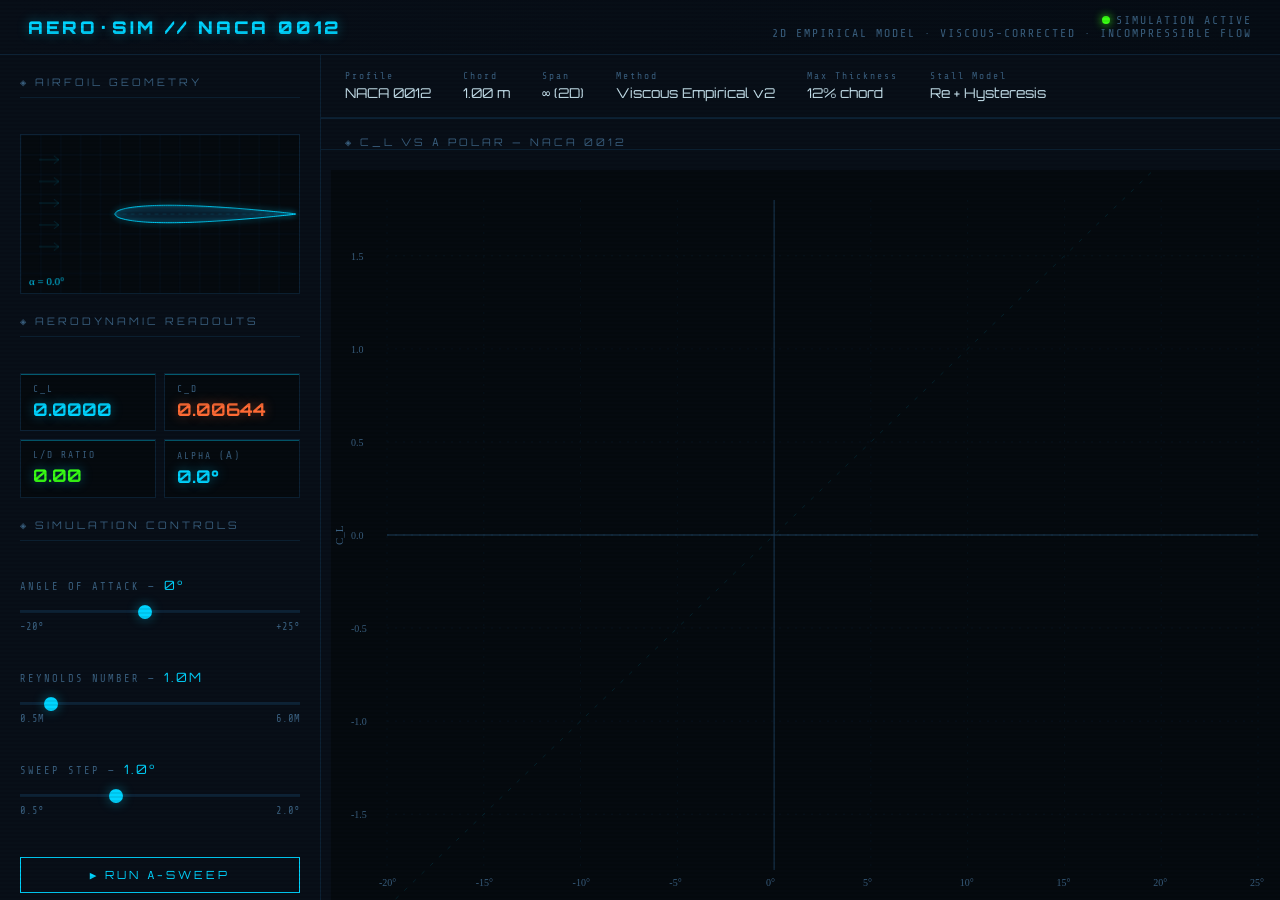
<file: cfd.html>
<!DOCTYPE html>
<html lang="en">
<head>
<meta charset="UTF-8">
<meta name="viewport" content="width=device-width, initial-scale=1.0">
<title>NACA 0012 — CFD Analysis</title>
<style>
  @import url('https://fonts.googleapis.com/css2?family=Share+Tech+Mono&family=Orbitron:wght@400;700;900&display=swap');

  :root {
    --bg: #050a0f;
    --panel: #080f18;
    --border: #0d2235;
    --accent: #00d4ff;
    --accent2: #ff6b35;
    --accent3: #39ff14;
    --grid: #0a1a28;
    --text: #c8e4f0;
    --muted: #3a6080;
    --stall: #ff2244;
    --glow: 0 0 12px rgba(0,212,255,0.4);
    --glow2: 0 0 12px rgba(255,107,53,0.4);
  }

  * { margin:0; padding:0; box-sizing:border-box; }

  body {
    background: var(--bg);
    color: var(--text);
    font-family: 'Share Tech Mono', monospace;
    min-height: 100vh;
    overflow-x: hidden;
  }

  /* Scanline overlay */
  body::before {
    content: '';
    position: fixed; inset:0;
    background: repeating-linear-gradient(
      0deg, transparent, transparent 2px,
      rgba(0,0,0,0.08) 2px, rgba(0,0,0,0.08) 4px
    );
    pointer-events: none; z-index: 1000;
  }

  header {
    display: flex; align-items: center; justify-content: space-between;
    padding: 14px 28px;
    border-bottom: 1px solid var(--border);
    background: linear-gradient(90deg, var(--panel), #060d15);
  }

  .logo {
    font-family: 'Orbitron', monospace;
    font-size: 1.1rem; font-weight: 900;
    color: var(--accent);
    text-shadow: var(--glow);
    letter-spacing: 3px;
  }

  .header-right {
    font-size: 0.72rem; color: var(--muted); letter-spacing: 2px;
    text-align: right;
  }

  .status-dot {
    display: inline-block; width:8px; height:8px;
    border-radius: 50%; background: var(--accent3);
    box-shadow: 0 0 8px var(--accent3);
    animation: blink 2s ease-in-out infinite;
    margin-right: 6px;
  }
  @keyframes blink { 0%,100%{opacity:1} 50%{opacity:0.3} }

  main {
    display: grid;
    grid-template-columns: 320px 1fr;
    grid-template-rows: auto 1fr;
    gap: 1px;
    height: calc(100vh - 55px);
    background: var(--border);
  }

  .panel {
    background: var(--panel);
    padding: 20px;
    overflow: auto;
  }

  .panel-title {
    font-family: 'Orbitron', monospace;
    font-size: 0.65rem; letter-spacing: 3px;
    color: var(--muted); text-transform: uppercase;
    border-bottom: 1px solid var(--border);
    padding-bottom: 8px; margin-bottom: 16px;
  }

  /* LEFT PANEL */
  .left-panel {
    grid-row: 1 / 3;
    display: flex; flex-direction: column; gap: 20px;
  }

  /* Airfoil canvas */
  #airfoilCanvas {
    width: 100%; height: 160px;
    background: var(--bg);
    border: 1px solid var(--border);
    display: block;
  }

  /* Readouts */
  .readout-grid {
    display: grid; grid-template-columns: 1fr 1fr;
    gap: 8px;
  }

  .readout {
    background: var(--bg);
    border: 1px solid var(--border);
    padding: 10px 12px;
    position: relative; overflow: hidden;
  }
  .readout::before {
    content: '';
    position: absolute; top:0; left:0; right:0; height:1px;
    background: var(--accent);
    opacity: 0.4;
  }
  .readout-label {
    font-size: 0.6rem; color: var(--muted); letter-spacing: 2px;
    text-transform: uppercase; margin-bottom: 4px;
  }
  .readout-value {
    font-family: 'Orbitron', monospace;
    font-size: 1.1rem; font-weight: 700; color: var(--accent);
    text-shadow: var(--glow);
  }
  .readout-value.orange { color: var(--accent2); text-shadow: var(--glow2); }
  .readout-value.red { color: var(--stall); text-shadow: 0 0 10px rgba(255,34,68,0.5); }
  .readout-value.green { color: var(--accent3); }

  /* Controls */
  .control-group { margin-bottom: 16px; }
  .control-label {
    font-size: 0.65rem; color: var(--muted); letter-spacing: 2px;
    text-transform: uppercase; margin-bottom: 6px; display: block;
  }

  input[type=range] {
    width: 100%; appearance: none;
    height: 3px; background: var(--border);
    outline: none; cursor: pointer;
  }
  input[type=range]::-webkit-slider-thumb {
    appearance: none; width:14px; height:14px;
    border-radius: 50%; background: var(--accent);
    box-shadow: var(--glow); cursor: pointer;
  }
  input[type=range]::-moz-range-thumb {
    width:14px; height:14px;
    border-radius: 50%; background: var(--accent);
    box-shadow: var(--glow); cursor: pointer; border: none;
  }

  .range-display {
    display: flex; justify-content: space-between;
    font-size: 0.65rem; color: var(--muted); margin-top: 4px;
  }
  .range-current {
    font-family: 'Orbitron', monospace; color: var(--accent);
    font-size: 0.8rem;
  }

  .btn {
    width: 100%; padding: 10px;
    background: transparent;
    border: 1px solid var(--accent);
    color: var(--accent);
    font-family: 'Orbitron', monospace;
    font-size: 0.7rem; letter-spacing: 3px;
    cursor: pointer; text-transform: uppercase;
    transition: all 0.2s;
    margin-top: 4px;
  }
  .btn:hover {
    background: rgba(0,212,255,0.1);
    box-shadow: var(--glow);
  }
  .btn.running {
    border-color: var(--accent2);
    color: var(--accent2);
    box-shadow: var(--glow2);
  }
  .btn.reset-btn {
    border-color: var(--muted);
    color: var(--muted);
    font-size: 0.65rem;
    padding: 7px;
    margin-top: 6px;
  }

  /* Stall warning */
  .stall-warning {
    background: rgba(255,34,68,0.08);
    border: 1px solid var(--stall);
    padding: 10px 12px;
    font-size: 0.68rem; color: var(--stall);
    letter-spacing: 1px;
    display: none;
    animation: pulse-warn 1s ease-in-out infinite;
  }
  .stall-warning.visible { display: block; }
  @keyframes pulse-warn {
    0%,100%{opacity:1} 50%{opacity:0.6}
  }

  /* TOP RIGHT — Airfoil meta info */
  .info-panel {
    grid-column: 2;
    padding: 16px 24px;
    border-bottom: 1px solid var(--border);
    display: flex; gap: 32px; align-items: center;
    background: var(--panel);
  }

  .info-item { display: flex; flex-direction: column; gap: 3px; }
  .info-item-label { font-size: 0.6rem; color: var(--muted); letter-spacing: 2px; }
  .info-item-val {
    font-family: 'Orbitron', monospace;
    font-size: 0.85rem; color: var(--text);
  }

  /* CHART AREA */
  #chartCanvas {
    display: block;
    background: var(--bg);
  }

  .chart-wrapper {
    position: relative;
    flex: 1;
    overflow: hidden;
    background: var(--bg);
  }

  .chart-container {
    grid-column: 2; grid-row: 2;
    background: var(--panel);
    display: flex; flex-direction: column;
    overflow: hidden;
  }

  .chart-inner {
    flex:1; position: relative; overflow: hidden;
    padding: 20px 20px 10px 10px;
  }

  /* Table */
  .data-table {
    width: 100%; border-collapse: collapse;
    font-size: 0.68rem;
  }
  .data-table th {
    font-size: 0.6rem; color: var(--muted); letter-spacing: 2px;
    text-align: left; border-bottom: 1px solid var(--border);
    padding: 4px 8px; text-transform: uppercase;
  }
  .data-table td {
    padding: 3px 8px; border-bottom: 1px solid rgba(13,34,53,0.5);
    font-family: 'Share Tech Mono', monospace;
  }
  .data-table tr:hover td { background: rgba(0,212,255,0.04); }
  .stall-row td { color: var(--stall) !important; }
</style>
</head>
<body>

<header>
  <div class="logo">AERO·SIM // NACA 0012</div>
  <div class="header-right">
    <span class="status-dot"></span>SIMULATION ACTIVE<br>
    2D EMPIRICAL MODEL · VISCOUS-CORRECTED · INCOMPRESSIBLE FLOW
  </div>
</header>

<main>
  <!-- LEFT PANEL -->
  <div class="panel left-panel">
    <div class="panel-title">◈ Airfoil Geometry</div>
    <canvas id="airfoilCanvas" width="280" height="160"></canvas>

    <div class="panel-title">◈ Aerodynamic Readouts</div>
    <div class="readout-grid">
      <div class="readout">
        <div class="readout-label">C_L</div>
        <div class="readout-value" id="clVal">0.000</div>
      </div>
      <div class="readout">
        <div class="readout-label">C_D</div>
        <div class="readout-value orange" id="cdVal">0.000</div>
      </div>
      <div class="readout">
        <div class="readout-label">L/D Ratio</div>
        <div class="readout-value green" id="ldVal">0.00</div>
      </div>
      <div class="readout">
        <div class="readout-label">Alpha (α)</div>
        <div class="readout-value" id="aVal">0.0°</div>
      </div>
    </div>

    <div class="panel-title">◈ Simulation Controls</div>

    <div class="control-group">
      <label class="control-label">Angle of Attack — <span class="range-current" id="alphaDisplay">0°</span></label>
      <input type="range" id="alphaSlider" min="-20" max="25" step="0.5" value="0">
      <div class="range-display"><span>-20°</span><span>+25°</span></div>
    </div>

    <div class="control-group">
      <label class="control-label">Reynolds Number — <span class="range-current" id="reDisplay">1.0M</span></label>
      <input type="range" id="reSlider" min="0.5" max="6" step="0.5" value="1">
      <div class="range-display"><span>0.5M</span><span>6.0M</span></div>
    </div>

    <div class="control-group">
      <label class="control-label">Sweep Step — <span class="range-current" id="stepDisplay">1.0°</span></label>
      <input type="range" id="stepSlider" min="0.5" max="2" step="0.5" value="1">
      <div class="range-display"><span>0.5°</span><span>2.0°</span></div>
    </div>

    <button class="btn" id="sweepBtn" onclick="runSweep()">▶  Run α-Sweep</button>
    <button class="btn reset-btn" onclick="resetSim()">↺  Reset</button>

    <div class="stall-warning" id="stallWarning">
      ⚠ STALL DETECTED — Attached flow has separated.<br>
      Max C_L exceeded at α ≈ <span id="stallAngle">15°</span>
    </div>
  </div>

  <!-- TOP-RIGHT INFO -->
  <div class="info-panel">
    <div class="info-item">
      <span class="info-item-label">Profile</span>
      <span class="info-item-val">NACA 0012</span>
    </div>
    <div class="info-item">
      <span class="info-item-label">Chord</span>
      <span class="info-item-val">1.00 m</span>
    </div>
    <div class="info-item">
      <span class="info-item-label">Span</span>
      <span class="info-item-val">∞  (2D)</span>
    </div>
    <div class="info-item">
      <span class="info-item-label">Method</span>
      <span class="info-item-val">Viscous Empirical v2</span>
    </div>
    <div class="info-item">
      <span class="info-item-label">Max Thickness</span>
      <span class="info-item-val">12% chord</span>
    </div>
    <div class="info-item">
      <span class="info-item-label">Stall Model</span>
      <span class="info-item-val" id="stallModelDisplay">Re + Hysteresis</span>
    </div>
  </div>

  <!-- CHART AREA -->
  <div class="chart-container">
    <div class="panel-title" style="padding:16px 24px 0; margin:0; background:var(--panel)">◈ C_L vs α Polar — NACA 0012</div>
    <div class="chart-inner">
      <canvas id="chartCanvas"></canvas>
    </div>
  </div>
</main>

<script>
// ==================== PHYSICS (v2 — corrected 2D model) ====================
// Fixes applied:
//  [1] Induced drag (cdI) removed — infinite span 2D, no tip vortices
//  [2] Lift slope corrected: 2π → ~5.9/rad viscous correction (empirical for NACA 0012)
//  [3] Post-stall CL plateau at ~0.85-1.0 (not sharp exponential drop to 0.05)
//  [4] Stall hysteresis: recovery angle ~2° below onset
//  [5] Laminar/turbulent transition drag: low-Re uses mixed BL, not fully turbulent
//  [6] Pressure drag grows with α pre-stall (boundary layer thickening)
//  [7] Post-stall CD rises aggressively (bluff-body separated flow, ~1.8 max)
//  [8] Mild stall asymmetry for positive vs negative α at low Re

function naca0012Y(x) {
  // Standard NACA 4-digit formula, t=0.12
  return 0.6 * (0.2969*Math.sqrt(x) - 0.1260*x - 0.3516*x*x + 0.2843*x*x*x - 0.1015*x*x*x*x);
}

// [2] Viscous-corrected lift slope: ~5.73/rad at Re=1M, approaching 5.9/rad at high Re
// Accounts for BL displacement thickness reducing effective camber
function liftSlope(Re) {
  // Viscous correction: dCL/dα ≈ 2π * (1 - delta_visc)
  // Empirically: 5.73/rad at Re=0.5M → 5.92/rad at Re=6M
  const reLog = Math.log10(Re / 1e6);        // 0 at 1M
  return (5.73 + 0.12 * Math.min(reLog, 1.4)) * (Math.PI / 180); // per degree
}

// [4] Stall angles with hysteresis band
function stallAngles(Re) {
  // Onset: Re-dependent, mild asymmetry for positive α
  let onset;
  if (Re < 1e6)       onset = 10.0 + 3.0 * (Re / 1e6);
  else if (Re < 3e6)  onset = 13.0 + 1.0 * ((Re - 1e6) / 2e6);
  else                onset = 14.0 + 0.8 * Math.min((Re - 3e6) / 3e6, 1);
  // Recovery is ~2° below onset (hysteresis)
  const recovery = onset - 2.0;
  return { onset, recovery };
}

// Track whether we're in the hysteretic stall region
let _inStallHyst = false;

function computeCL(alpha_deg, Re) {
  const { onset, recovery } = stallAngles(Re);
  const absA = Math.abs(alpha_deg);
  const sign  = Math.sign(alpha_deg) || 1;

  // [4] Hysteresis state machine
  if (absA > onset)        _inStallHyst = true;
  if (absA < recovery)     _inStallHyst = false;

  const slope = liftSlope(Re);   // per degree

  if (!_inStallHyst) {
    // --- PRE-STALL ---
    // [2] Viscous slope (not 2π)
    const clBase = slope * alpha_deg;

    // Leading-edge separation bubble droop starts at ~70% of stall
    const t = absA / onset;
    const droop = t > 0.70 ? 0.06 * ((t - 0.70) / 0.30) ** 1.8 : 0;
    return clBase * (1 - droop);
  } else {
    // --- POST-STALL ---
    // [3] Experimental NACA 0012 post-stall: CL drops then plateaus ~0.85-1.0
    // Shape: sharp initial drop then gradual decay, not exponential to ~0
    const clAtStall = slope * onset * 0.97;   // CL just before stall
    const excess = absA - onset;

    // Phase 1: rapid drop over first ~3° post-stall
    // Phase 2: plateau around 0.85, then slow Newtonian decay at very high α
    let clPost;
    if (excess < 3) {
      clPost = clAtStall - (clAtStall - 0.90) * (excess / 3);
    } else if (excess < 12) {
      // Plateau region (~0.85-0.95 depending on Re)
      const plateau = 0.90 - 0.015 * (excess - 3);
      clPost = Math.max(plateau, 0.60);
    } else {
      // Very high α: flat-plate Newtonian sin²α cos²α behavior
      const a = absA * Math.PI / 180;
      clPost = 2 * Math.sin(a) * Math.cos(a);   // sin(2α)
    }
    return sign * clPost;
  }
}

function computeCD(alpha_deg, Re, cl) {
  const { onset } = stallAngles(Re);
  const absA = Math.abs(alpha_deg);

  // [5] Skin friction — mixed laminar/turbulent BL
  // Transition point xtr moves forward with Re and α
  const xtr = Math.max(0.05, 0.7 - 0.05 * Math.log10(Re / 5e5) - 0.012 * absA);
  const Rext = Re * xtr;
  const cf_lam  = 1.328 / Math.sqrt(Math.max(Rext, 1e4));
  const cf_turb = 0.074 / Math.pow(Re, 0.2);
  const cf = xtr * cf_lam + (1 - xtr) * cf_turb;

  // Wetted area factor for 12% thick airfoil (Raymer form factor)
  const t_c = 0.12;
  const cd_friction = 2 * cf * (1 + 2.0 * t_c + 60 * t_c ** 4);

  // [1] ZERO induced drag — 2D infinite span
  // cdI = 0  (was incorrectly cl²/(π·AR·e) before)

  // [6] Pressure drag (pre-stall BL thickening), grows as α²
  // Empirical: ~0 at α=0, ~0.003 at α=10°
  const cd_pressure = 2.8e-5 * alpha_deg * alpha_deg;

  // [7] Post-stall separated flow drag — aggressive rise
  let cd_stall = 0;
  if (absA > onset) {
    const excess = absA - onset;
    // Bluff-body separated: CD rises steeply, peaks near flat-plate value ~1.98 at 90°
    // Use (1 - cos(2α)) bluff body model blended with excess angle
    const a_rad = absA * Math.PI / 180;
    const cd_bluff = 2.0 * Math.sin(a_rad) ** 2;   // flat plate at angle α
    const blend = Math.min(excess / 15, 1.0);
    cd_stall = blend * (cd_bluff - cd_friction - cd_pressure);
    cd_stall = Math.max(cd_stall, 0);
  }

  return cd_friction + cd_pressure + cd_stall;
}

// ==================== STATE ====================
let sweepData = [];
let currentAlpha = 0;
let sweepRunning = false;
let sweepIntervalId = null;

function getRe() { return parseFloat(document.getElementById('reSlider').value) * 1e6; }
function getStep() { return parseFloat(document.getElementById('stepSlider').value); }

// ==================== AIRFOIL DRAW ====================
function drawAirfoil(alpha_deg) {
  const c = document.getElementById('airfoilCanvas');
  const ctx = c.getContext('2d');
  const W = c.width, H = c.height;
  ctx.clearRect(0,0,W,H);

  // Background grid
  ctx.strokeStyle = '#0a1a28';
  ctx.lineWidth = 0.5;
  for (let x=0; x<W; x+=20) { ctx.beginPath(); ctx.moveTo(x,0); ctx.lineTo(x,H); ctx.stroke(); }
  for (let y=0; y<H; y+=20) { ctx.beginPath(); ctx.moveTo(0,y); ctx.lineTo(W,y); ctx.stroke(); }

  // Center point
  const cx = W/2, cy = H/2;
  const scale = W * 0.65;
  const rad = alpha_deg * Math.PI / 180;

  // Build airfoil points
  const N = 100;
  const upperPts = [], lowerPts = [];
  for (let i=0; i<=N; i++) {
    const x = i/N;
    const y = naca0012Y(x);
    upperPts.push([x - 0.25, y]);
    lowerPts.push([x - 0.25, -y]);
  }

  function rotate([px,py]) {
    return [
      cx + (px*Math.cos(rad) - py*Math.sin(rad)) * scale,
      cy + (px*Math.sin(rad) + py*Math.cos(rad)) * scale * 0.8
    ];
  }

  // Fill
  ctx.beginPath();
  const startPt = rotate(upperPts[0]);
  ctx.moveTo(...startPt);
  for (const pt of upperPts) ctx.lineTo(...rotate(pt));
  for (let i = lowerPts.length-1; i>=0; i--) ctx.lineTo(...rotate(lowerPts[i]));
  ctx.closePath();
  ctx.fillStyle = '#0a1f30';
  ctx.fill();

  // Stroke
  const alphaAbs = Math.abs(alpha_deg);
  const Re = getRe();
  const { onset: stallA } = stallAngles(Re);
  const inStall = alphaAbs > stallA;
  ctx.strokeStyle = inStall ? '#ff2244' : '#00d4ff';
  ctx.lineWidth = inStall ? 1.5 : 1;
  if (inStall) ctx.shadowColor = '#ff2244';
  else ctx.shadowColor = '#00d4ff';
  ctx.shadowBlur = 6;
  ctx.stroke();
  ctx.shadowBlur = 0;

  // Chord line
  const chordStart = rotate([-0.25, 0]);
  const chordEnd = rotate([0.75, 0]);
  ctx.beginPath();
  ctx.moveTo(...chordStart); ctx.lineTo(...chordEnd);
  ctx.strokeStyle = 'rgba(0,212,255,0.25)';
  ctx.lineWidth = 0.5; ctx.setLineDash([4,4]);
  ctx.stroke(); ctx.setLineDash([]);

  // Flow arrows
  for (let i=0; i<5; i++) {
    const y0 = cy - 55 + i*22;
    const x1 = 18, x2 = 38;
    ctx.beginPath();
    ctx.moveTo(x1, y0); ctx.lineTo(x2, y0);
    ctx.moveTo(x2-5, y0-4); ctx.lineTo(x2, y0); ctx.lineTo(x2-5, y0+4);
    ctx.strokeStyle = 'rgba(0,212,255,0.2)';
    ctx.lineWidth = 0.8;
    ctx.stroke();
  }

  // Alpha label
  ctx.font = '11px Share Tech Mono';
  ctx.fillStyle = inStall ? '#ff2244' : '#00d4ff';
  ctx.fillText(`α = ${alpha_deg.toFixed(1)}°`, 8, H-8);
}

// ==================== CHART ====================
function drawChart() {
  const canvas = document.getElementById('chartCanvas');
  const container = canvas.parentElement;
  canvas.width = container.clientWidth - 2;
  canvas.height = container.clientHeight - 2;
  const ctx = canvas.getContext('2d');
  const W = canvas.width, H = canvas.height;

  const PAD = { top:30, right:30, bottom:50, left:56 };
  const cW = W - PAD.left - PAD.right;
  const cH = H - PAD.top - PAD.bottom;

  ctx.clearRect(0,0,W,H);

  // BG
  ctx.fillStyle = '#050a0f';
  ctx.fillRect(0,0,W,H);

  // Grid
  const xMin=-20, xMax=25, yMin=-1.8, yMax=1.8;
  const xScale = v => PAD.left + (v - xMin)/(xMax-xMin) * cW;
  const yScale = v => PAD.top + (yMax-v)/(yMax-yMin) * cH;

  // Grid lines
  ctx.setLineDash([2,6]);
  ctx.lineWidth = 0.6;
  for (let x=-20; x<=25; x+=5) {
    ctx.beginPath(); ctx.moveTo(xScale(x), PAD.top); ctx.lineTo(xScale(x), PAD.top+cH);
    ctx.strokeStyle = '#0a1a28'; ctx.stroke();
  }
  for (let y=-1.5; y<=1.5; y+=0.5) {
    ctx.beginPath(); ctx.moveTo(PAD.left, yScale(y)); ctx.lineTo(PAD.left+cW, yScale(y));
    ctx.strokeStyle = y===0 ? '#0d2235' : '#0a1a28'; ctx.lineWidth = y===0?1:0.6; ctx.stroke();
  }
  ctx.setLineDash([]);

  // Axes
  ctx.strokeStyle = '#1a3a55';
  ctx.lineWidth = 1;
  ctx.beginPath(); ctx.moveTo(PAD.left, yScale(0)); ctx.lineTo(PAD.left+cW, yScale(0)); ctx.stroke();
  ctx.beginPath(); ctx.moveTo(xScale(0), PAD.top); ctx.lineTo(xScale(0), PAD.top+cH); ctx.stroke();

  // Labels
  ctx.fillStyle = '#3a6080'; ctx.font = '10px Share Tech Mono';
  for (let x=-20; x<=25; x+=5) {
    ctx.fillText(x+'°', xScale(x)-8, PAD.top+cH+16);
  }
  for (let y=-1.5; y<=1.5; y+=0.5) {
    ctx.fillText(y.toFixed(1), PAD.left-36, yScale(y)+4);
  }

  ctx.fillStyle = '#3a6080'; ctx.font = '11px Share Tech Mono';
  ctx.fillText('α (deg)', PAD.left + cW/2 - 20, H-8);
  ctx.save();
  ctx.translate(12, PAD.top + cH/2);
  ctx.rotate(-Math.PI/2);
  ctx.fillText('C_L', -10, 0);
  ctx.restore();

  // Theoretical linear reference (viscous-corrected slope, dashed)
  ctx.beginPath(); ctx.setLineDash([4,8]);
  ctx.strokeStyle = 'rgba(0,212,255,0.12)'; ctx.lineWidth=1;
  const refSlope = liftSlope(getRe());
  for (let x=-20; x<=25; x++) {
    const cl = refSlope * x;
    if (x===-20) ctx.moveTo(xScale(x), yScale(cl));
    else ctx.lineTo(xScale(x), yScale(cl));
  }
  ctx.stroke(); ctx.setLineDash([]);

  if (sweepData.length < 2) return;

  // Find stall
  const Re = getRe();
  const { onset: stallA } = stallAngles(Re);
  let stallIdx = sweepData.findIndex(d => d.alpha > stallA);

  // Gradient fill under curve
  if (sweepData.length > 2) {
    const grad = ctx.createLinearGradient(0, PAD.top, 0, PAD.top+cH);
    grad.addColorStop(0, 'rgba(0,212,255,0.12)');
    grad.addColorStop(0.5, 'rgba(0,212,255,0.04)');
    grad.addColorStop(1, 'rgba(0,212,255,0)');
    ctx.beginPath();
    ctx.moveTo(xScale(sweepData[0].alpha), yScale(0));
    for (const d of sweepData) ctx.lineTo(xScale(d.alpha), yScale(d.cl));
    ctx.lineTo(xScale(sweepData[sweepData.length-1].alpha), yScale(0));
    ctx.closePath();
    ctx.fillStyle = grad; ctx.fill();
  }

  // CL curve
  ctx.beginPath(); ctx.lineWidth=2;
  sweepData.forEach((d,i) => {
    const inStall = d.alpha > stallA;
    if (i===0) ctx.moveTo(xScale(d.alpha), yScale(d.cl));
    else {
      ctx.strokeStyle = inStall ? '#ff2244' : '#00d4ff';
      if (!inStall) ctx.shadowColor='#00d4ff'; else ctx.shadowColor='#ff2244';
      ctx.shadowBlur=6;
      ctx.lineTo(xScale(d.alpha), yScale(d.cl));
      ctx.stroke();
      ctx.beginPath(); ctx.moveTo(xScale(d.alpha), yScale(d.cl));
    }
  });
  ctx.shadowBlur=0;

  // Data points
  sweepData.forEach(d => {
    const inStall = d.alpha > stallA;
    ctx.beginPath();
    ctx.arc(xScale(d.alpha), yScale(d.cl), 3, 0, Math.PI*2);
    ctx.fillStyle = inStall ? '#ff2244' : '#00d4ff';
    ctx.fill();
  });

  // Stall point marker
  if (stallIdx > 0 && stallIdx < sweepData.length) {
    const sd = sweepData[stallIdx-1];
    const sx = xScale(sd.alpha), sy = yScale(sd.cl);
    ctx.beginPath(); ctx.arc(sx, sy, 8, 0, Math.PI*2);
    ctx.strokeStyle = '#ff2244'; ctx.lineWidth=1.5;
    ctx.setLineDash([3,3]); ctx.stroke(); ctx.setLineDash([]);

    ctx.fillStyle='#ff2244'; ctx.font='10px Share Tech Mono';
    ctx.fillText(`STALL ≈ ${sd.alpha.toFixed(1)}°`, sx+10, sy-6);
    ctx.fillText(`C_Lmax = ${sd.cl.toFixed(3)}`, sx+10, sy+8);

    // Vertical dotted line
    ctx.beginPath(); ctx.setLineDash([2,6]);
    ctx.moveTo(sx, PAD.top); ctx.lineTo(sx, PAD.top+cH);
    ctx.strokeStyle='rgba(255,34,68,0.25)'; ctx.lineWidth=1;
    ctx.stroke(); ctx.setLineDash([]);
  }

  // Current alpha indicator
  if (currentAlpha >= xMin && currentAlpha <= xMax) {
    const cl = computeCL(currentAlpha, getRe());
    ctx.beginPath();
    ctx.arc(xScale(currentAlpha), yScale(cl), 6, 0, Math.PI*2);
    ctx.fillStyle='#ffffff33'; ctx.fill();
    ctx.strokeStyle='#ffffff'; ctx.lineWidth=1.5; ctx.stroke();
  }
}

// ==================== UPDATE ====================
function updateReadouts(alpha) {
  const Re = getRe();
  const cl = computeCL(alpha, Re);
  const cd = computeCD(alpha, Re, cl);
  const ld = Math.abs(cl/cd);
  const { onset: stallA } = stallAngles(Re);
  const inStall = Math.abs(alpha) > stallA;

  document.getElementById('clVal').textContent = cl.toFixed(4);
  document.getElementById('cdVal').textContent = cd.toFixed(5);
  document.getElementById('ldVal').textContent = isFinite(ld) ? ld.toFixed(2) : '—';
  document.getElementById('aVal').textContent = alpha.toFixed(1)+'°';

  const clEl = document.getElementById('clVal');
  clEl.className = 'readout-value ' + (inStall ? 'red' : '');

  document.getElementById('stallWarning').classList.toggle('visible', inStall);
  document.getElementById('stallAngle').textContent = stallA.toFixed(1)+'°';

  drawAirfoil(alpha);
}

function updateAlpha(val) {
  currentAlpha = parseFloat(val);
  document.getElementById('alphaDisplay').textContent = currentAlpha.toFixed(1)+'°';
  updateReadouts(currentAlpha);
  drawChart();
}

// ==================== SWEEP ====================
function runSweep() {
  if (sweepRunning) {
    clearInterval(sweepIntervalId);
    sweepRunning = false;
    document.getElementById('sweepBtn').textContent = '▶  Run α-Sweep';
    document.getElementById('sweepBtn').classList.remove('running');
    return;
  }

  sweepData = [];
  sweepRunning = true;
  const btn = document.getElementById('sweepBtn');
  btn.textContent = '■  Stop Sweep';
  btn.classList.add('running');

  const step = getStep();
  const Re = getRe();
  let alpha = -20;

  sweepIntervalId = setInterval(() => {
    if (alpha > 25) {
      clearInterval(sweepIntervalId);
      sweepRunning = false;
      btn.textContent = '▶  Re-Run α-Sweep';
      btn.classList.remove('running');
      return;
    }
    const cl = computeCL(alpha, Re);
    const cd = computeCD(alpha, Re, cl);
    sweepData.push({ alpha, cl, cd });
    currentAlpha = alpha;
    document.getElementById('alphaSlider').value = alpha;
    document.getElementById('alphaDisplay').textContent = alpha.toFixed(1)+'°';
    updateReadouts(alpha);
    drawChart();
    alpha = Math.round((alpha + step)*10)/10;
  }, 60);
}

function resetSim() {
  clearInterval(sweepIntervalId);
  sweepRunning = false;
  sweepData = [];
  currentAlpha = 0;
  _inStallHyst = false;
  document.getElementById('alphaSlider').value = 0;
  document.getElementById('alphaDisplay').textContent = '0°';
  document.getElementById('sweepBtn').textContent = '▶  Run α-Sweep';
  document.getElementById('sweepBtn').classList.remove('running');
  updateReadouts(0);
  drawChart();
}

// ==================== EVENTS ====================
document.getElementById('alphaSlider').addEventListener('input', e => updateAlpha(e.target.value));
document.getElementById('reSlider').addEventListener('input', e => {
  document.getElementById('reDisplay').textContent = parseFloat(e.target.value).toFixed(1)+'M';
  _inStallHyst = false; // reset hysteresis when Re changes
  updateReadouts(currentAlpha);
  if (sweepData.length) {
    sweepData = sweepData.map(d => ({
      alpha: d.alpha,
      cl: computeCL(d.alpha, getRe()),
      cd: computeCD(d.alpha, getRe(), computeCL(d.alpha, getRe()))
    }));
    drawChart();
  }
});
document.getElementById('stepSlider').addEventListener('input', e => {
  document.getElementById('stepDisplay').textContent = parseFloat(e.target.value).toFixed(1)+'°';
});

window.addEventListener('resize', drawChart);

// Init
updateReadouts(0);
drawChart();
</script>
</body>
</html>
</file>
